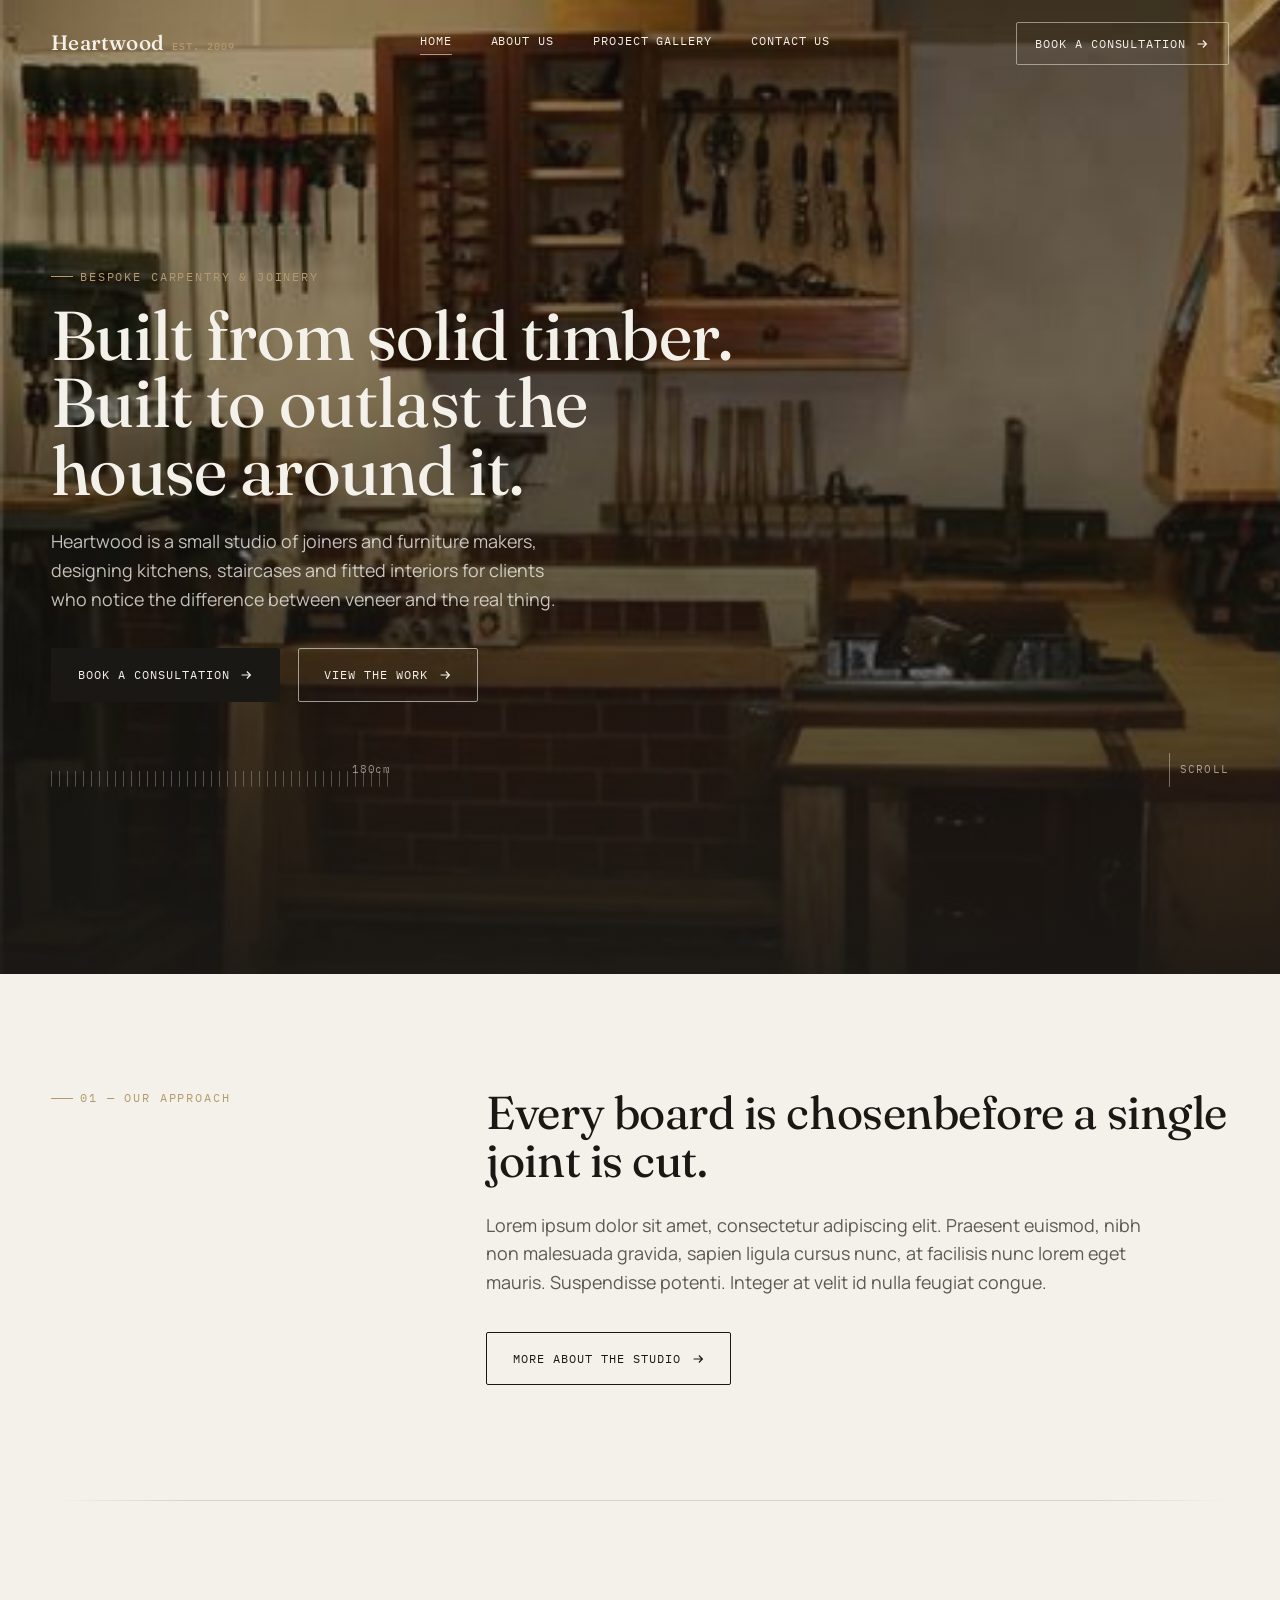
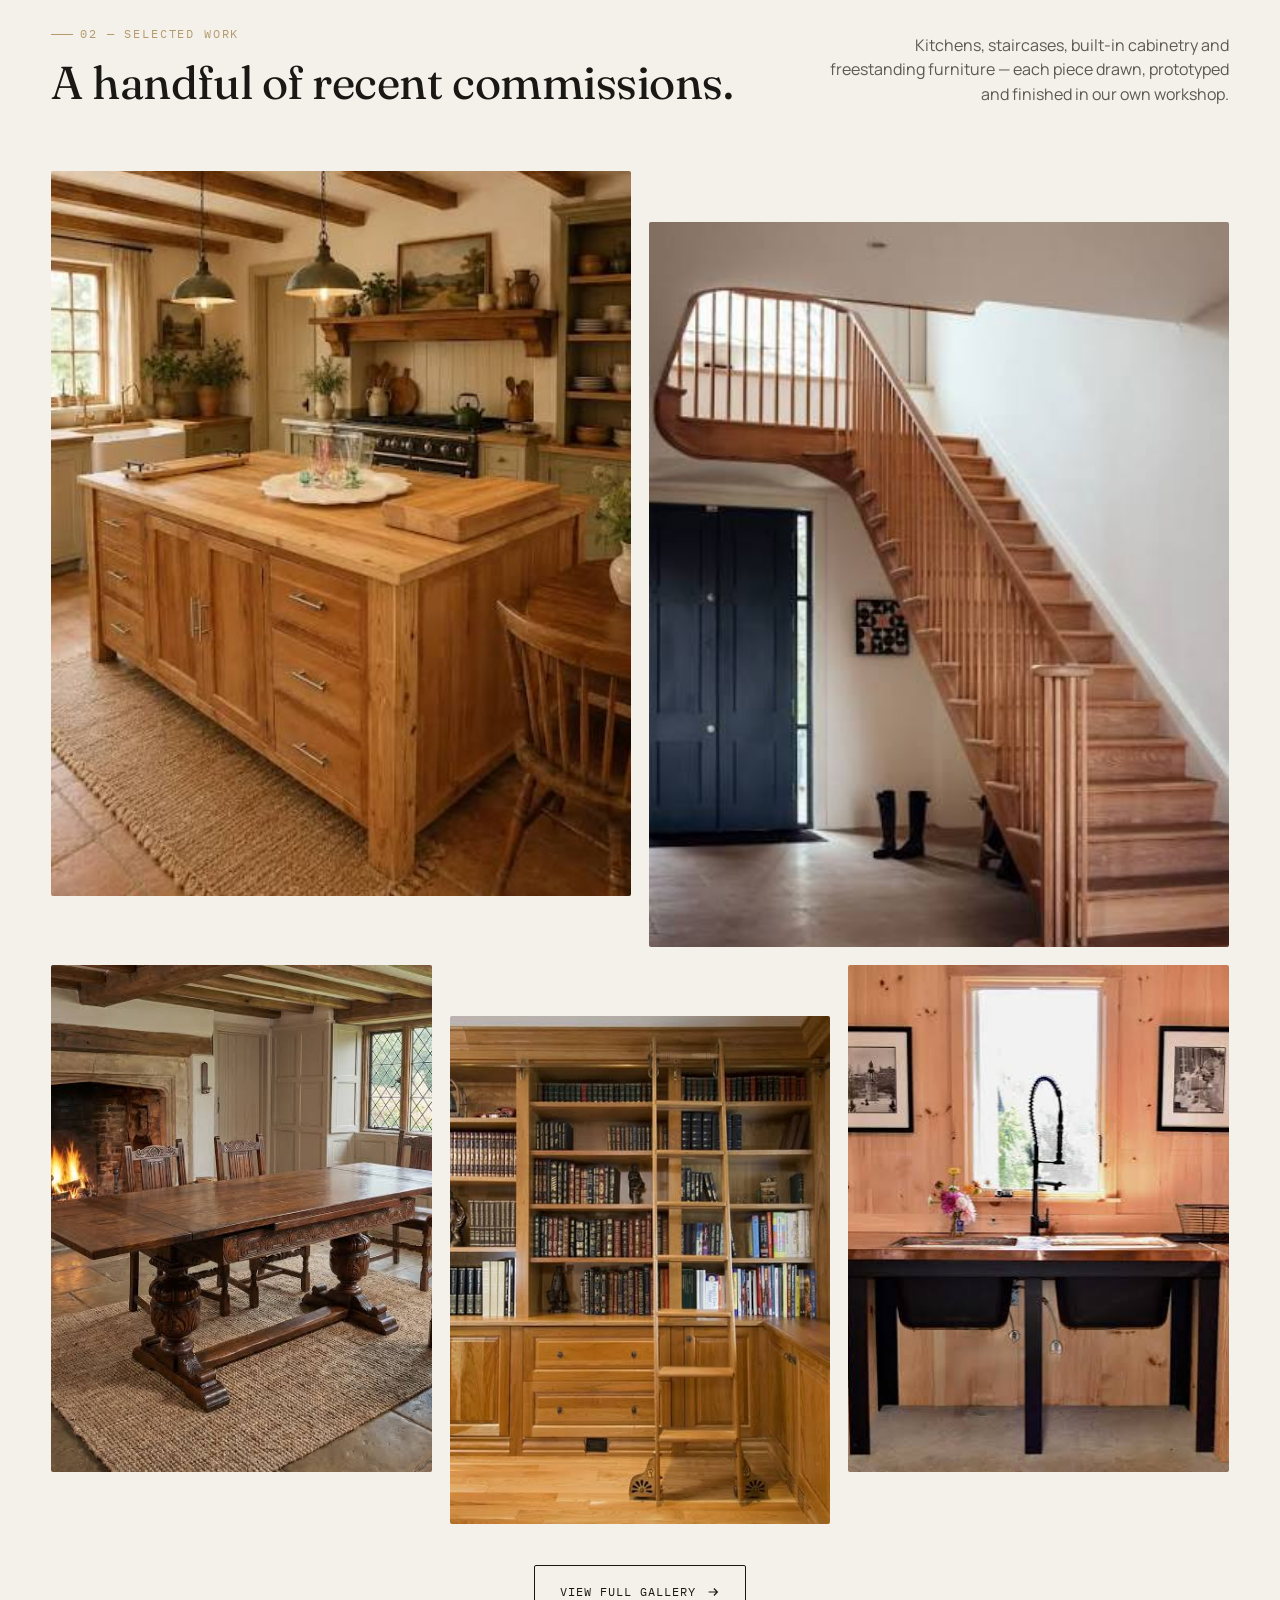
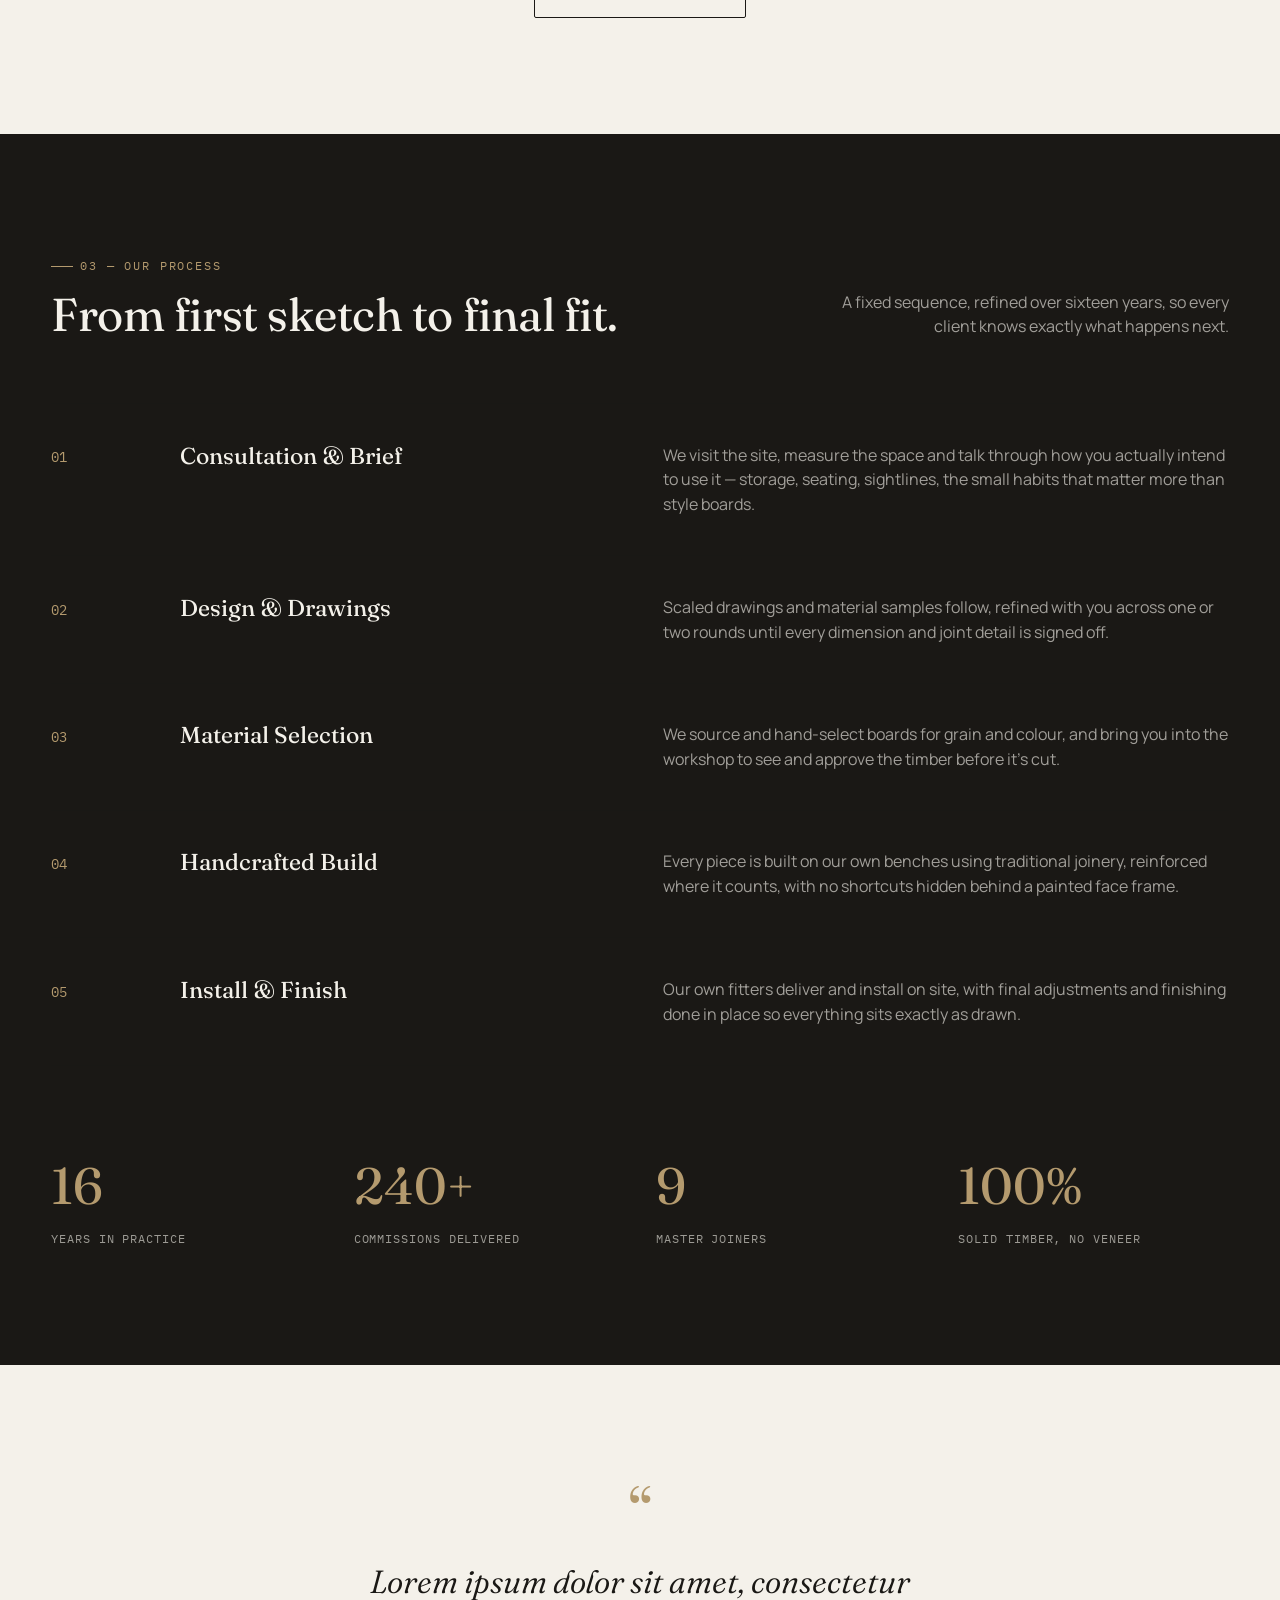
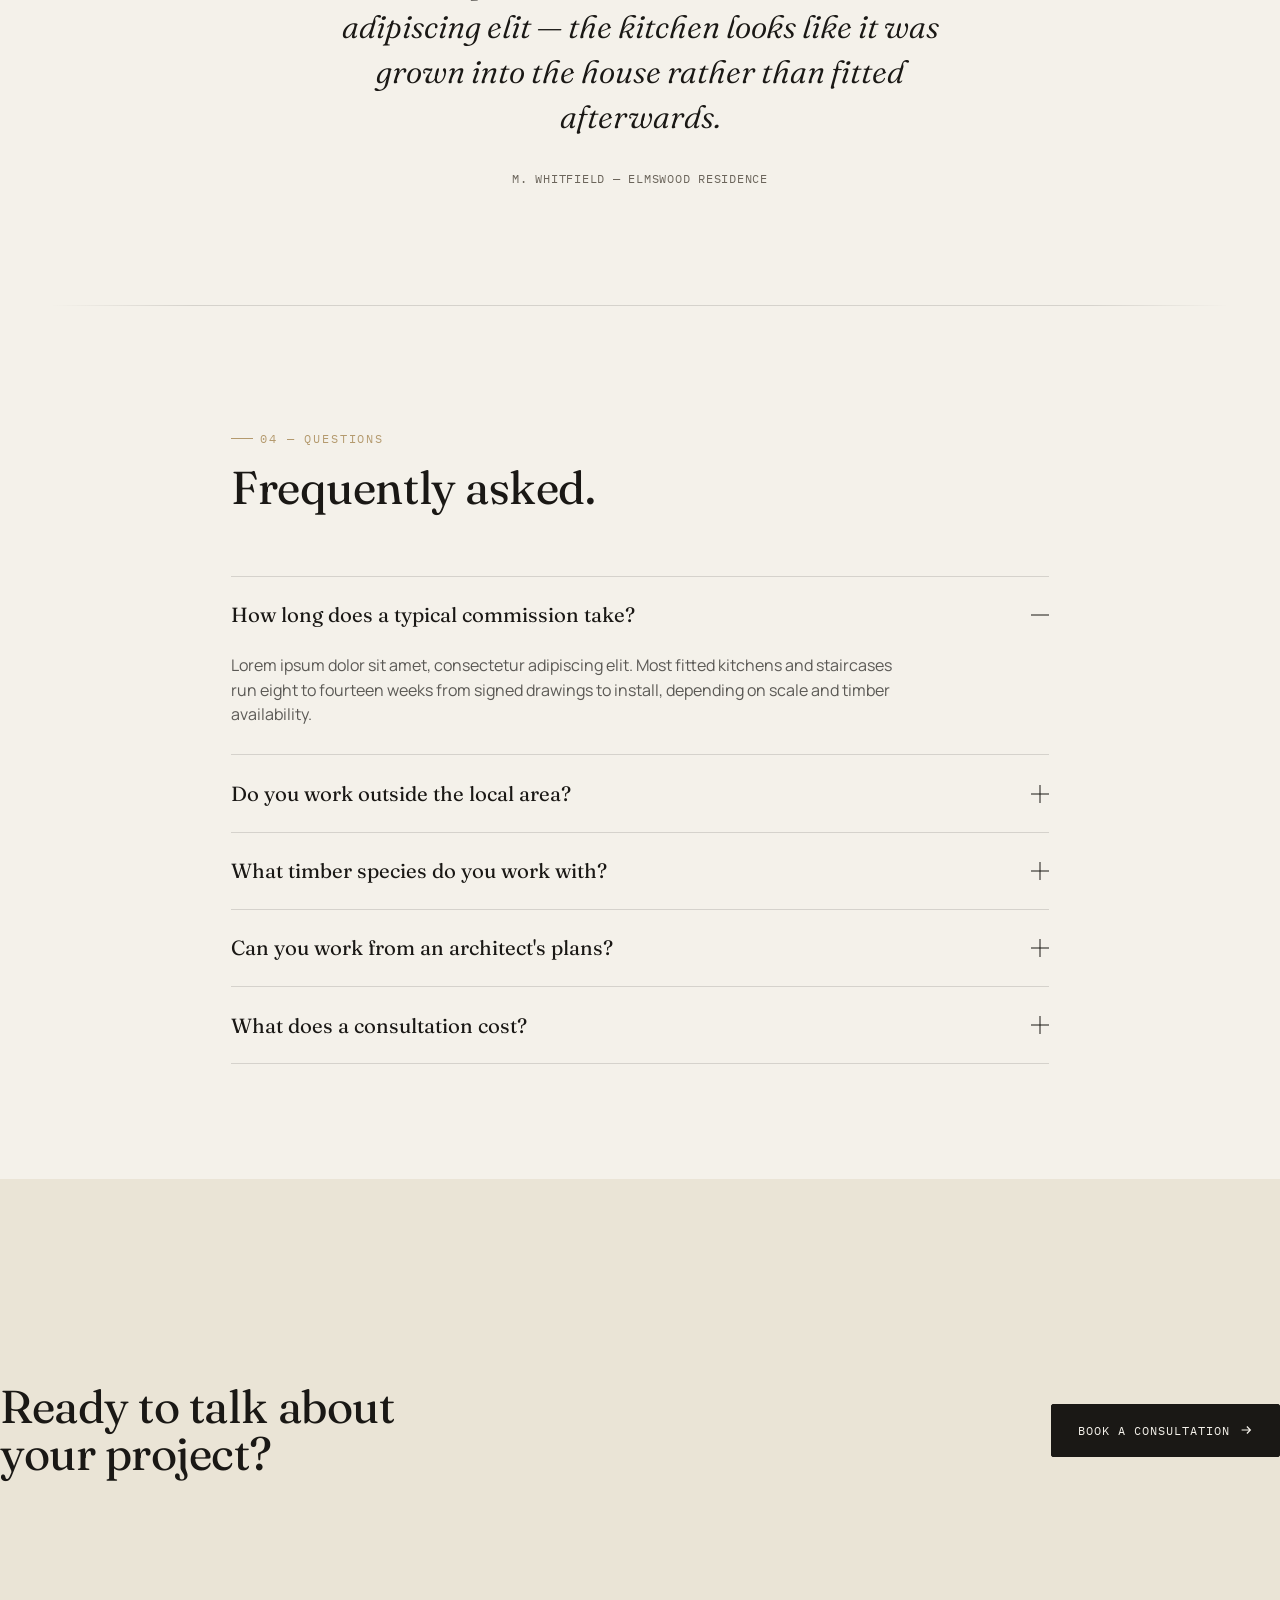
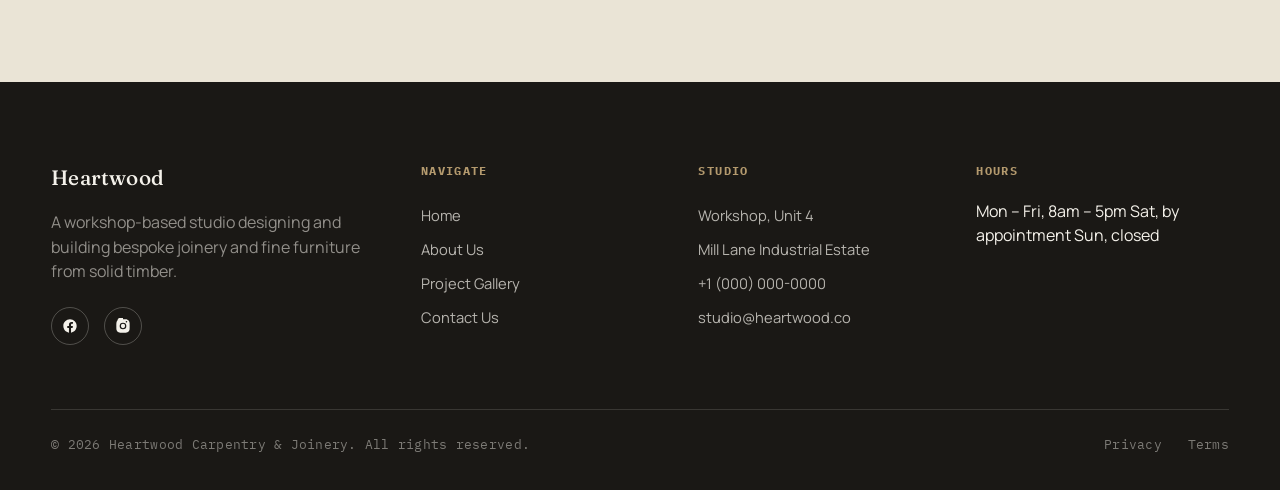
<file: index.html>
<!DOCTYPE html>
<html lang="en">
<head>
<meta charset="UTF-8">
<meta name="viewport" content="width=device-width, initial-scale=1.0">
<title>Heartwood — Bespoke Carpentry &amp; Joinery</title>
<meta name="description" content="Heartwood designs and builds bespoke joinery, fine furniture and architectural millwork, handcrafted from solid timber for discerning homes.">
<link rel="stylesheet" href="css/style.css">
</head>
<body class="on-dark-hero">

<!-- ============ HEADER ============ -->
<header class="site-header">
  <div class="wrap">
    <a href="index.html" class="brand">Heartwood<span class="mark">EST. 2009</span></a>
    <nav class="nav-main" aria-label="Primary">
      <a href="index.html" class="active">Home</a>
      <a href="about.html">About Us</a>
      <a href="gallery.html">Project Gallery</a>
      <a href="contact.html">Contact Us</a>
    </nav>
    <div class="header-actions">
      <a href="contact.html" class="btn header-cta">
        Book a Consultation
        <svg viewBox="0 0 16 16" fill="none"><path d="M3 8h10M9 4l4 4-4 4" stroke="currentColor" stroke-width="1.4"/></svg>
      </a>
      <button class="hamburger" aria-label="Open menu" aria-expanded="false">
        <span></span><span></span><span></span>
      </button>
    </div>
  </div>
</header>

<!-- ============ MOBILE NAV ============ -->
<div class="mobile-nav">
  <a href="index.html">Home</a>
  <a href="about.html">About Us</a>
  <a href="gallery.html">Project Gallery</a>
  <a href="contact.html">Contact Us</a>
  <div class="mn-social">
    <a href="#" aria-label="Facebook">Facebook</a>
    <a href="#" aria-label="Instagram">Instagram</a>
  </div>
</div>

<!-- ============ HERO ============ -->
<section class="hero">
  <div class="hero-media">
    <img src="images/hero-workshop.jpg" alt="Inside the Heartwood workshop — bench, hand plane and stacked timber">
  </div>
  <div class="hero-inner wrap">
    <span class="eyebrow">Bespoke Carpentry &amp; Joinery</span>
    <h1 style="margin-top:1rem;">Built from solid timber. Built to outlast the house around it.</h1>
    <p class="lede">Heartwood is a small studio of joiners and furniture makers, designing kitchens, staircases and fitted interiors for clients who notice the difference between veneer and the real thing.</p>
    <div class="hero-actions">
      <a href="contact.html" class="btn primary">
        Book a Consultation
        <svg viewBox="0 0 16 16" fill="none"><path d="M3 8h10M9 4l4 4-4 4" stroke="currentColor" stroke-width="1.4"/></svg>
      </a>
      <a href="gallery.html" class="btn on-dark">
        View the Work
        <svg viewBox="0 0 16 16" fill="none"><path d="M3 8h10M9 4l4 4-4 4" stroke="currentColor" stroke-width="1.4"/></svg>
      </a>
    </div>
    <div class="hero-foot">
      <div class="measure light" data-span="180cm" style="max-width:340px;"></div>
      <div class="scroll-cue"><span class="line"></span>Scroll</div>
    </div>
  </div>
</section>

<!-- ============ STATEMENT ============ -->
<section class="reveal">
  <div class="wrap statement">
    <span class="eyebrow">01 — Our Approach</span>
    <div>
      <h2><span>Every board is chosen</span><span>before a single joint is cut.</span></h2>
      <p class="lede" style="margin-top:1.6rem; max-width:60ch;">Lorem ipsum dolor sit amet, consectetur adipiscing elit. Praesent euismod, nibh non malesuada gravida, sapien ligula cursus nunc, at facilisis nunc lorem eget mauris. Suspendisse potenti. Integer at velit id nulla feugiat congue.</p>
      <div style="margin-top:2.2rem;">
        <a href="about.html" class="btn">
          More About the Studio
          <svg viewBox="0 0 16 16" fill="none"><path d="M3 8h10M9 4l4 4-4 4" stroke="currentColor" stroke-width="1.4"/></svg>
        </a>
      </div>
    </div>
  </div>
</section>

<div class="wrap"><div class="kerf"></div></div>

<!-- ============ GALLERY PREVIEW ============ -->
<section class="reveal">
  <div class="wrap">
    <div class="section-head">
      <div>
        <span class="eyebrow">02 — Selected Work</span>
        <h2 style="margin-top:1rem;">A handful of recent commissions.</h2>
      </div>
      <div class="col-r">
        <p>Kitchens, staircases, built-in cabinetry and freestanding furniture — each piece drawn, prototyped and finished in our own workshop.</p>
      </div>
    </div>
    <div class="grid-gallery">
      <a href="gallery.html" class="g-item gh-1"><img src="images/kitchen-elmswood.jpg" alt="Elmswood Residence — bespoke fitted kitchen" loading="lazy">
        <div class="g-cap"><span class="mono-label">Kitchens</span><h4>Elmswood Residence</h4></div>
      </a>
      <a href="gallery.html" class="g-item gh-2"><img src="images/stair-coachhouse.jpg" alt="The Coach House — timber staircase" loading="lazy">
        <div class="g-cap"><span class="mono-label">Staircases</span><h4>The Coach House</h4></div>
      </a>
      <a href="gallery.html" class="g-item gh-3"><img src="images/furniture-refectory.jpg" alt="Walnut refectory dining table" loading="lazy">
        <div class="g-cap"><span class="mono-label">Furniture</span><h4>Walnut Refectory Table</h4></div>
      </a>
      <a href="gallery.html" class="g-item gh-4"><img src="images/millwork-library.jpg" alt="Study library wall — fitted millwork" loading="lazy">
        <div class="g-cap"><span class="mono-label">Millwork</span><h4>Study Library Wall</h4></div>
      </a>
      <a href="gallery.html" class="g-item gh-5"><img src="images/kitchen-barn.jpg" alt="Barn conversion kitchen" loading="lazy">
        <div class="g-cap"><span class="mono-label">Kitchens</span><h4>Barn Conversion</h4></div>
      </a>
    </div>
    <div style="margin-top:2.6rem; display:flex; justify-content:center;">
      <a href="gallery.html" class="btn">
        View Full Gallery
        <svg viewBox="0 0 16 16" fill="none"><path d="M3 8h10M9 4l4 4-4 4" stroke="currentColor" stroke-width="1.4"/></svg>
      </a>
    </div>
  </div>
</section>

<!-- ============ OUR PROCESS ============ -->
<section class="dark reveal" id="process">
  <div class="wrap">
    <div class="section-head">
      <div>
        <span class="eyebrow">03 — Our Process</span>
        <h2 style="margin-top:1rem;">From first sketch to final fit.</h2>
      </div>
      <div class="col-r"><p>A fixed sequence, refined over sixteen years, so every client knows exactly what happens next.</p></div>
    </div>
    <div class="process-list">
      <div class="process-item">
        <span class="process-num">01</span>
        <h3>Consultation &amp; Brief</h3>
        <div class="p-detail"><p>We visit the site, measure the space and talk through how you actually intend to use it — storage, seating, sightlines, the small habits that matter more than style boards.</p></div>
      </div>
      <div class="process-item">
        <span class="process-num">02</span>
        <h3>Design &amp; Drawings</h3>
        <div class="p-detail"><p>Scaled drawings and material samples follow, refined with you across one or two rounds until every dimension and joint detail is signed off.</p></div>
      </div>
      <div class="process-item">
        <span class="process-num">03</span>
        <h3>Material Selection</h3>
        <div class="p-detail"><p>We source and hand-select boards for grain and colour, and bring you into the workshop to see and approve the timber before it's cut.</p></div>
      </div>
      <div class="process-item">
        <span class="process-num">04</span>
        <h3>Handcrafted Build</h3>
        <div class="p-detail"><p>Every piece is built on our own benches using traditional joinery, reinforced where it counts, with no shortcuts hidden behind a painted face frame.</p></div>
      </div>
      <div class="process-item">
        <span class="process-num">05</span>
        <h3>Install &amp; Finish</h3>
        <div class="p-detail"><p>Our own fitters deliver and install on site, with final adjustments and finishing done in place so everything sits exactly as drawn.</p></div>
      </div>
    </div>

    <div class="stats" style="margin-top:5rem;">
      <div class="stat"><b>16</b><span>Years in Practice</span></div>
      <div class="stat"><b>240+</b><span>Commissions Delivered</span></div>
      <div class="stat"><b>9</b><span>Master Joiners</span></div>
      <div class="stat"><b>100%</b><span>Solid Timber, No Veneer</span></div>
    </div>
  </div>
</section>

<!-- ============ TESTIMONIAL ============ -->
<section class="reveal">
  <div class="wrap">
    <div class="testimonial">
      <span class="quote-mark">&ldquo;</span>
      <blockquote>Lorem ipsum dolor sit amet, consectetur adipiscing elit — the kitchen looks like it was grown into the house rather than fitted afterwards.</blockquote>
      <cite>M. Whitfield — Elmswood Residence</cite>
    </div>
  </div>
</section>

<div class="wrap"><div class="kerf"></div></div>

<!-- ============ FAQ ============ -->
<section class="reveal">
  <div class="wrap" style="max-width:920px;">
    <div class="section-head">
      <div>
        <span class="eyebrow">04 — Questions</span>
        <h2 style="margin-top:1rem;">Frequently asked.</h2>
      </div>
    </div>
    <div class="faq-list">
      <div class="faq-item open">
        <button class="faq-q"><span>How long does a typical commission take?</span><span class="plus"></span></button>
        <div class="faq-a"><p>Lorem ipsum dolor sit amet, consectetur adipiscing elit. Most fitted kitchens and staircases run eight to fourteen weeks from signed drawings to install, depending on scale and timber availability.</p></div>
      </div>
      <div class="faq-item">
        <button class="faq-q"><span>Do you work outside the local area?</span><span class="plus"></span></button>
        <div class="faq-a"><p>Sed do eiusmod tempor incididunt ut labore et dolore magna aliqua. We regularly deliver and install within a half-day's drive, and can advise on logistics for projects further afield.</p></div>
      </div>
      <div class="faq-item">
        <button class="faq-q"><span>What timber species do you work with?</span><span class="plus"></span></button>
        <div class="faq-a"><p>Ut enim ad minim veniam, quis nostrud exercitation ullamco. Primarily oak, walnut, ash and cherry, sourced from mills we've worked with for over a decade — species and grade are agreed with you at the material stage.</p></div>
      </div>
      <div class="faq-item">
        <button class="faq-q"><span>Can you work from an architect's plans?</span><span class="plus"></span></button>
        <div class="faq-a"><p>Duis aute irure dolor in reprehenderit in voluptate velit esse. Yes — we regularly collaborate directly with architects and interior designers, joining a project at any stage from concept to shop drawings.</p></div>
      </div>
      <div class="faq-item">
        <button class="faq-q"><span>What does a consultation cost?</span><span class="plus"></span></button>
        <div class="faq-a"><p>Excepteur sint occaecat cupidatat non proident. The initial visit and brief are complimentary; a fixed design fee applies once drawings begin, which is credited back against the final build.</p></div>
      </div>
    </div>
  </div>
</section>

<!-- ============ CTA BAND ============ -->
<section class="dim reveal">
  <div class="wrap cta-band">
    <h2>Ready to talk about your project?</h2>
    <a href="contact.html" class="btn primary">
      Book a Consultation
      <svg viewBox="0 0 16 16" fill="none"><path d="M3 8h10M9 4l4 4-4 4" stroke="currentColor" stroke-width="1.4"/></svg>
    </a>
  </div>
</section>

<!-- ============ FOOTER ============ -->
<footer class="site-footer">
  <div class="wrap">
    <div class="footer-top">
      <div class="col-brand">
        <a href="index.html" class="brand">Heartwood</a>
        <p style="margin-top:1rem;">A workshop-based studio designing and building bespoke joinery and fine furniture from solid timber.</p>
        <div class="footer-social">
          <a href="#" aria-label="Facebook">
            <svg viewBox="0 0 24 24"><path d="M22 12.06C22 6.5 17.52 2 12 2S2 6.5 2 12.06C2 17.08 5.66 21.24 10.44 22v-7.03H7.9v-2.91h2.54V9.86c0-2.5 1.49-3.89 3.77-3.89 1.09 0 2.23.2 2.23.2v2.46h-1.26c-1.24 0-1.63.78-1.63 1.57v1.88h2.78l-.44 2.91h-2.34V22C18.34 21.24 22 17.08 22 12.06Z"/></svg>
          </a>
          <a href="#" aria-label="Instagram">
            <svg viewBox="0 0 24 24"><path d="M12 2c2.72 0 3.06.01 4.12.06 1.06.05 1.79.22 2.43.47.66.26 1.22.6 1.77 1.15.5.5.9 1.11 1.15 1.77.25.64.42 1.37.47 2.43.05 1.06.06 1.4.06 4.12s-.01 3.06-.06 4.12c-.05 1.06-.22 1.79-.47 2.43a4.9 4.9 0 0 1-1.15 1.77 4.9 4.9 0 0 1-1.77 1.15c-.64.25-1.37.42-2.43.47-1.06.05-1.4.06-4.12.06s-3.06-.01-4.12-.06c-1.06-.05-1.79-.22-2.43-.47a4.9 4.9 0 0 1-1.77-1.15 4.9 4.9 0 0 1-1.15-1.77c-.25-.64-.42-1.37-.47-2.43C2.01 15.06 2 14.72 2 12s.01-3.06.06-4.12c.05-1.06.22-1.79.47-2.43.26-.66.6-1.22 1.15-1.77A4.9 4.9 0 0 1 5.45.53C6.09.28 6.82.11 7.88.06 8.94.01 9.28 0 12 0Zm0 5a5 5 0 1 0 0 10 5 5 0 0 0 0-10Zm0 8.2a3.2 3.2 0 1 1 0-6.4 3.2 3.2 0 0 1 0 6.4Zm5.2-8.4a1.17 1.17 0 1 0 0-2.34 1.17 1.17 0 0 0 0 2.34Z"/></svg>
          </a>
        </div>
      </div>
      <div class="footer-col">
        <h4>Navigate</h4>
        <a href="index.html">Home</a>
        <a href="about.html">About Us</a>
        <a href="gallery.html">Project Gallery</a>
        <a href="contact.html">Contact Us</a>
      </div>
      <div class="footer-col">
        <h4>Studio</h4>
        <a href="#">Workshop, Unit 4</a>
        <a href="#">Mill Lane Industrial Estate</a>
        <a href="tel:+10000000000">+1 (000) 000-0000</a>
        <a href="mailto:studio@heartwood.co">studio@heartwood.co</a>
      </div>
      <div class="footer-col">
        <h4>Hours</h4>
        <span>Mon – Fri, 8am – 5pm</span>
        <span>Sat, by appointment</span>
        <span>Sun, closed</span>
      </div>
    </div>
    <div class="footer-bottom">
      <span>&copy; 2026 Heartwood Carpentry &amp; Joinery. All rights reserved.</span>
      <div class="fb-links">
        <a href="#">Privacy</a>
        <a href="#">Terms</a>
      </div>
    </div>
  </div>
</footer>

<script src="js/main.js"></script>
</body>
</html>
</file>
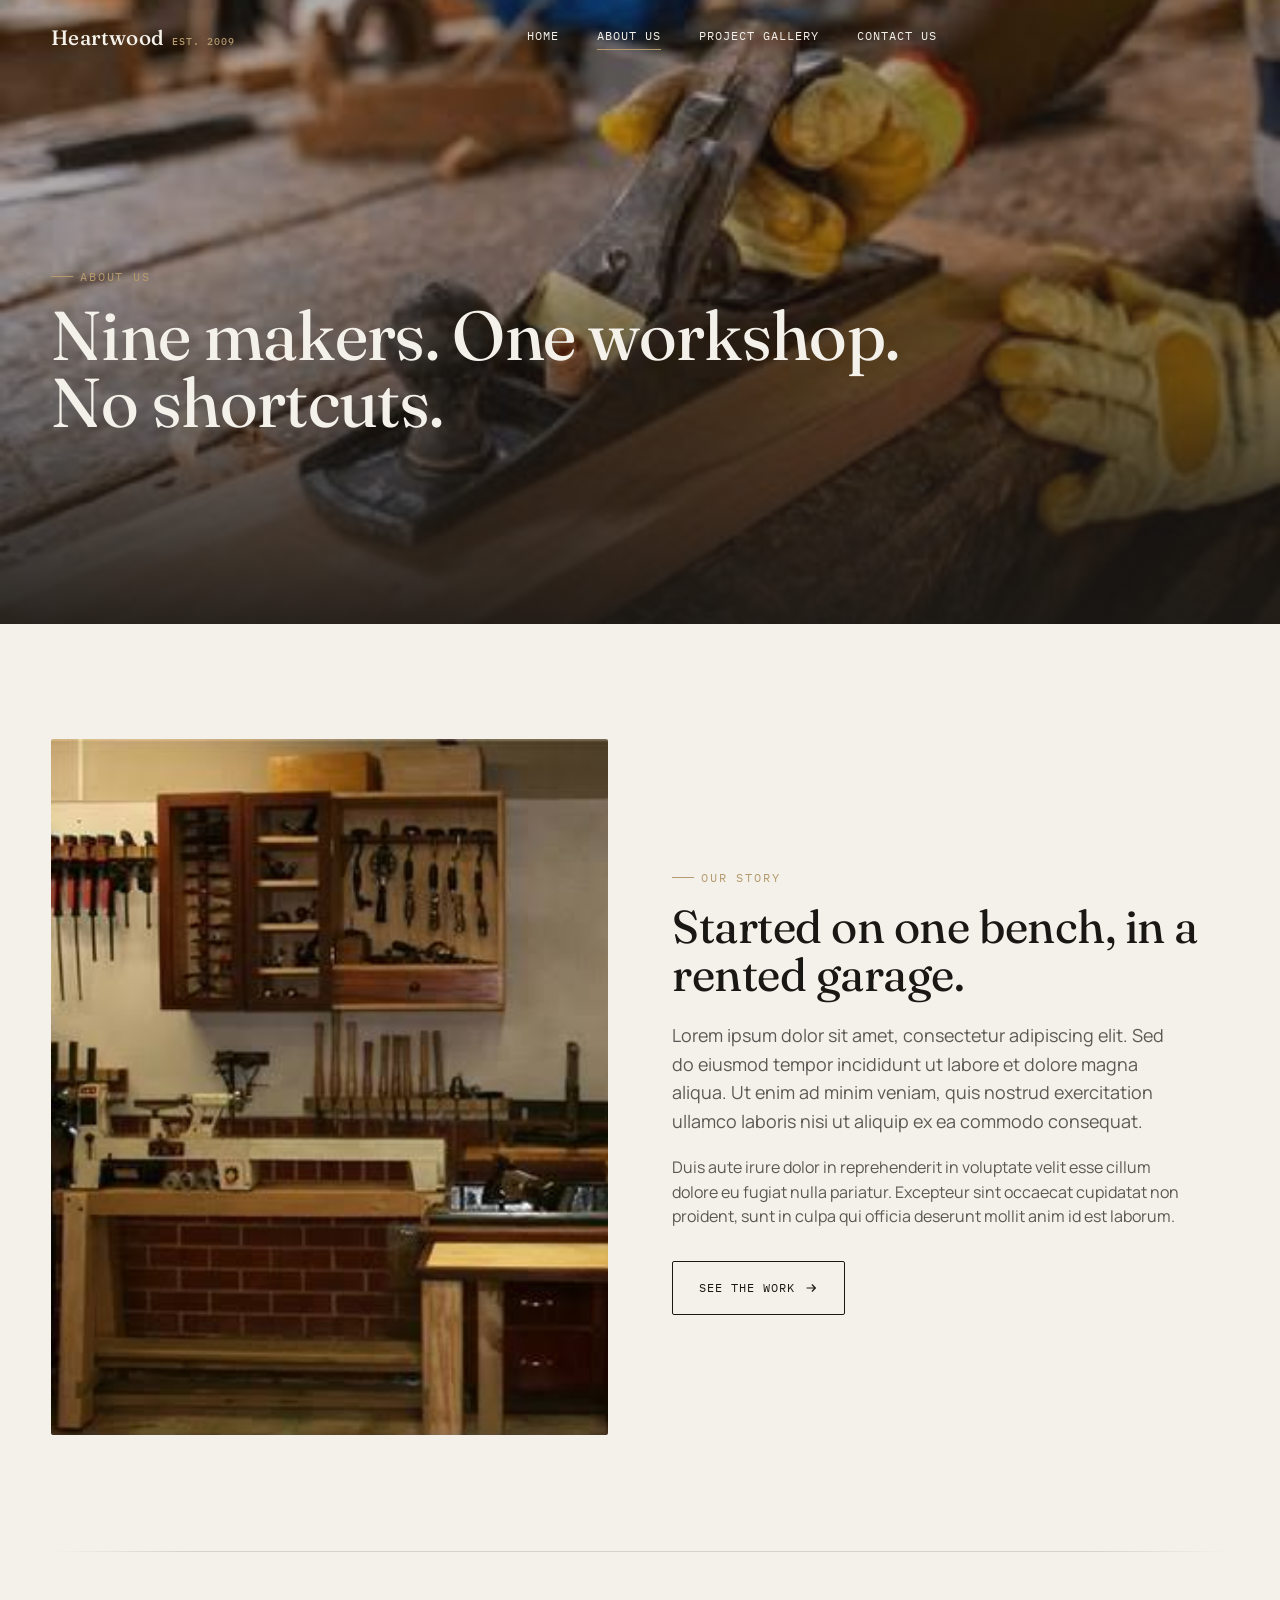
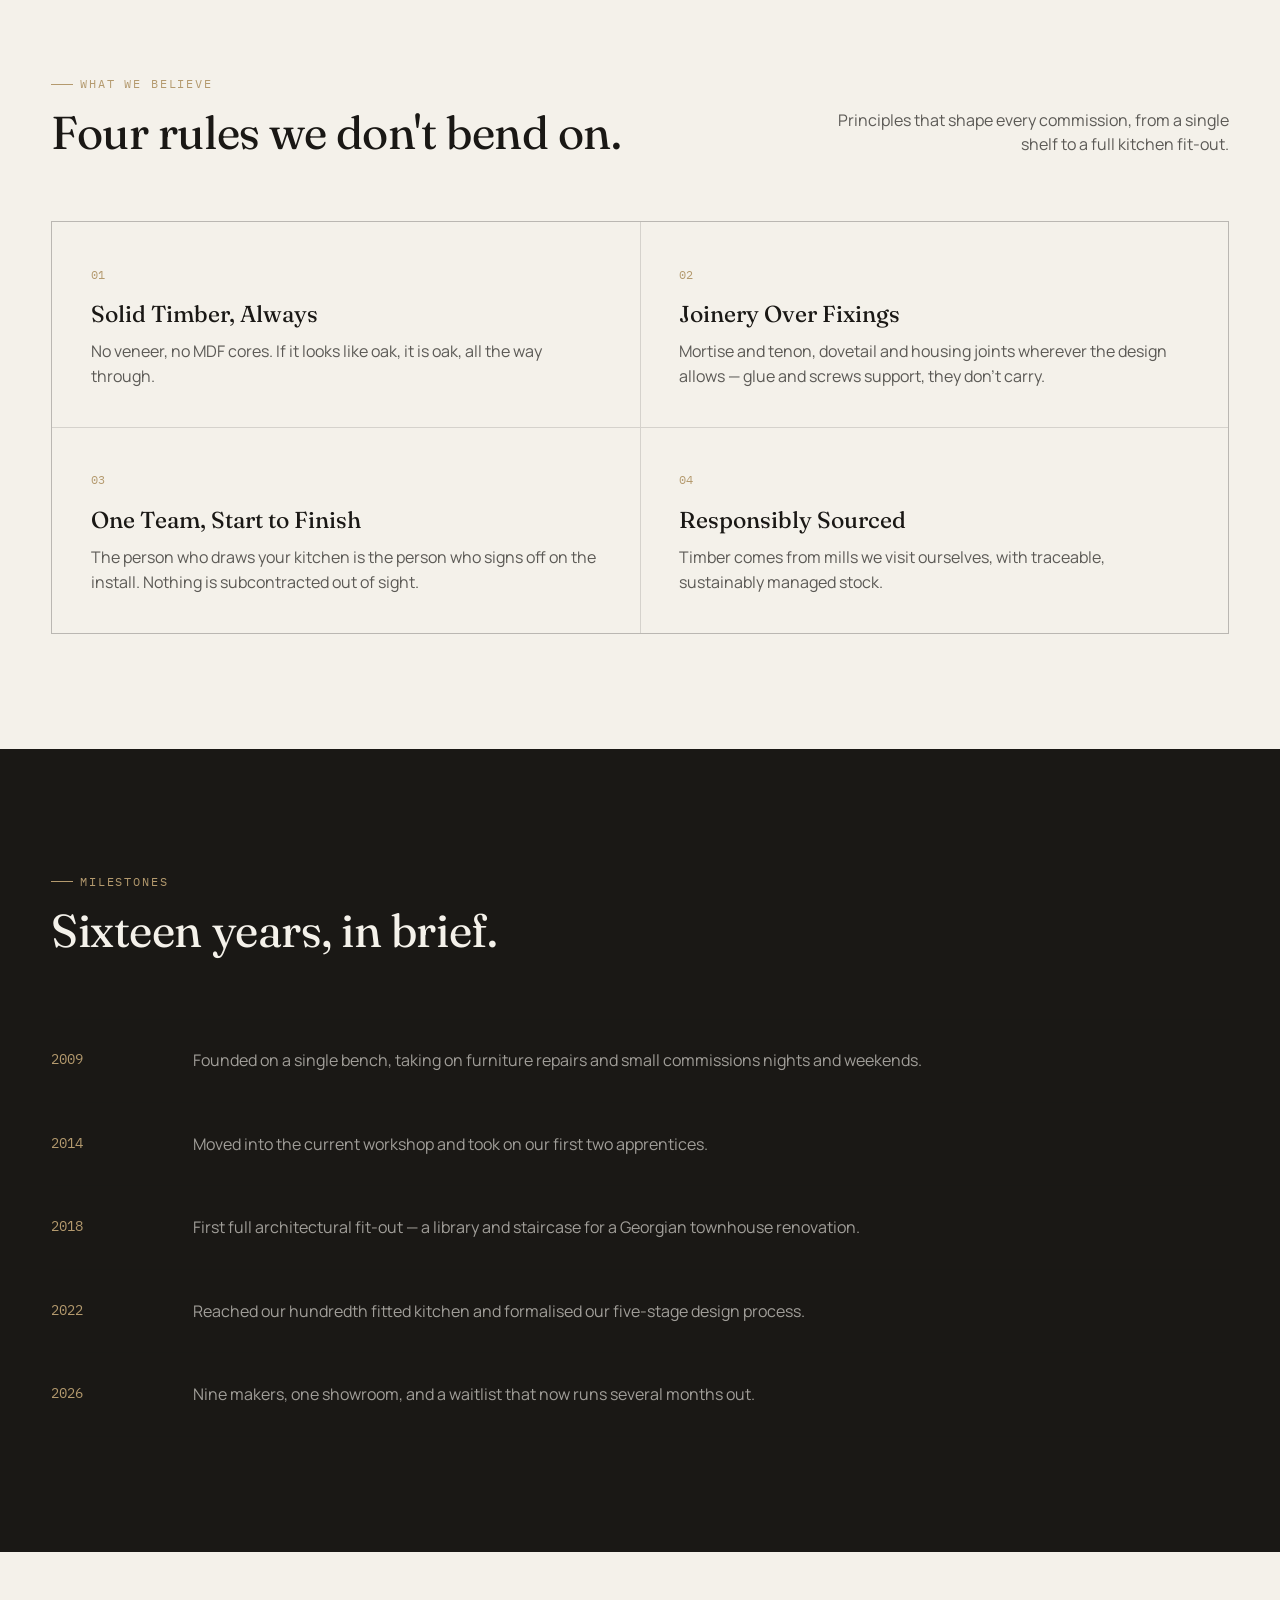
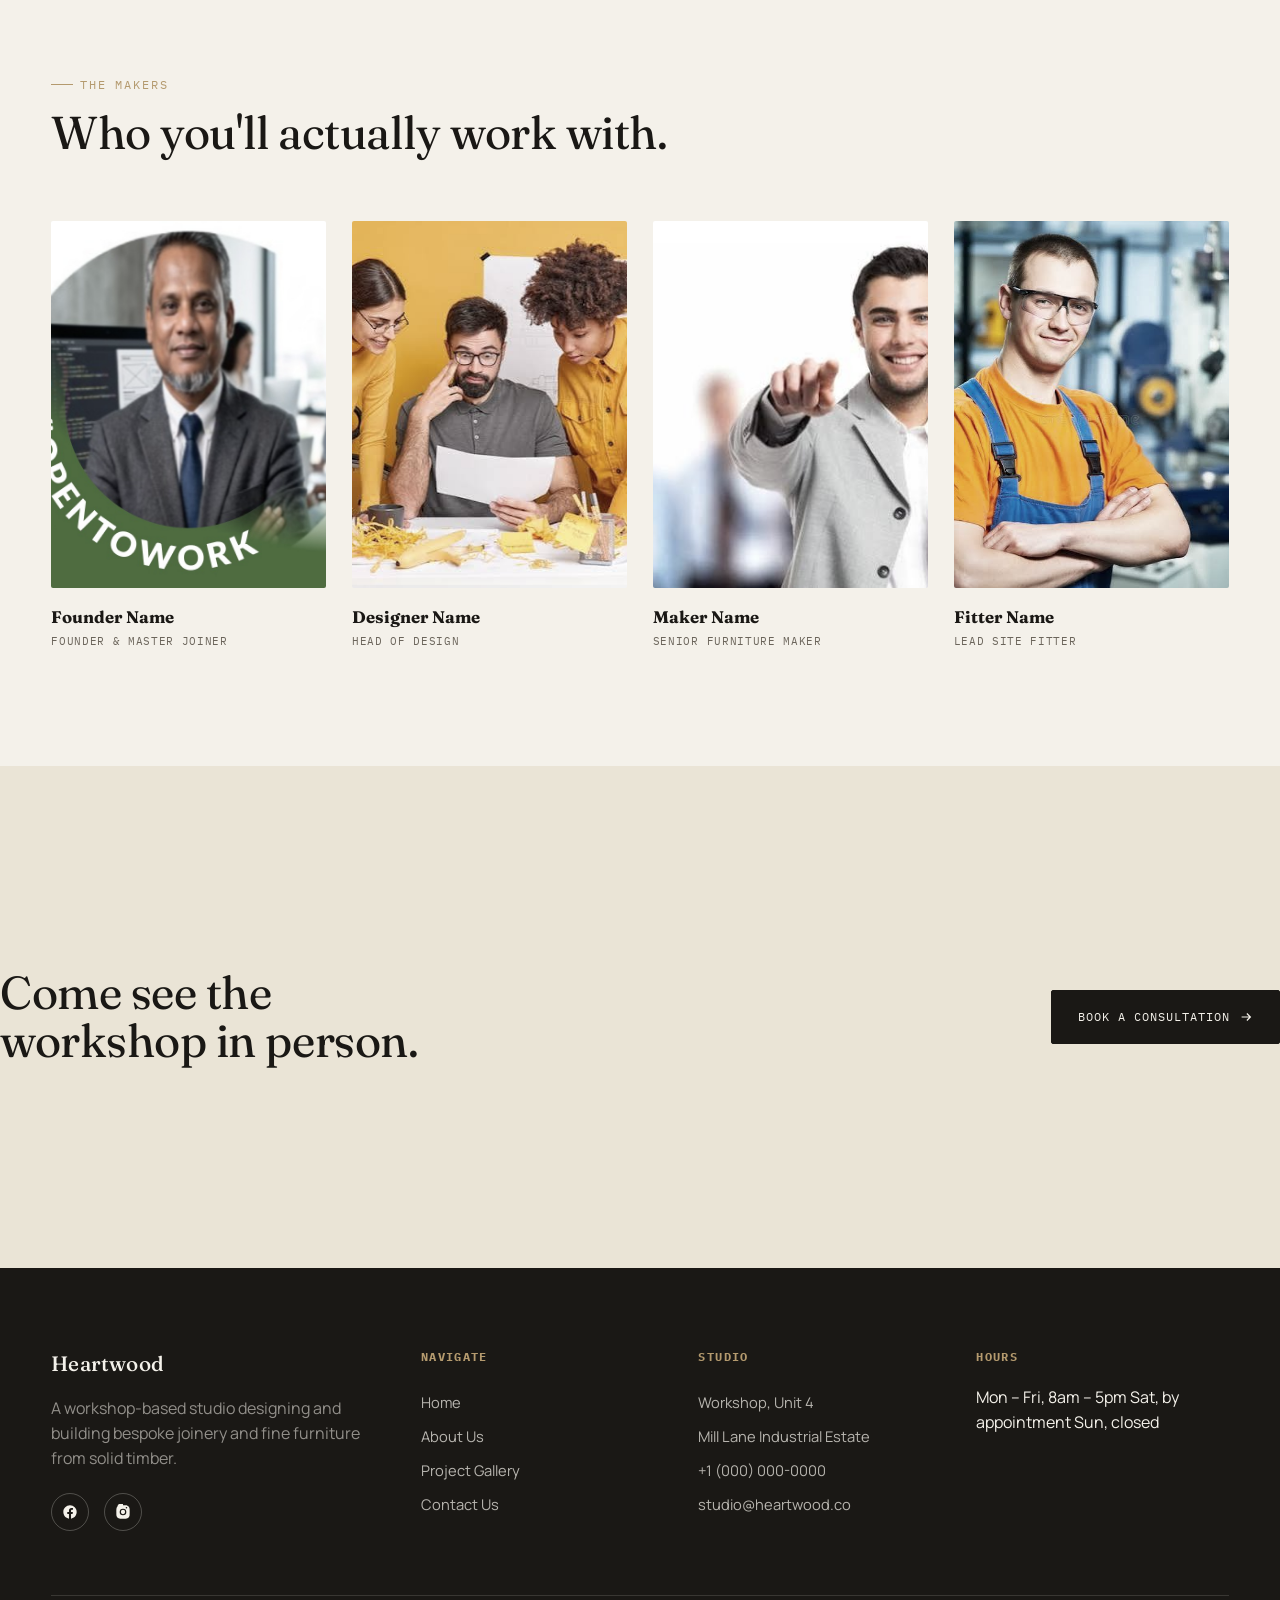
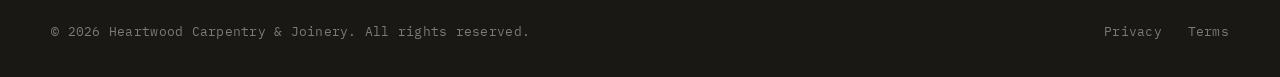
<file: about.html>
<!DOCTYPE html>
<html lang="en">
<head>
<meta charset="UTF-8">
<meta name="viewport" content="width=device-width, initial-scale=1.0">
<title>About Us — Heartwood</title>
<meta name="description" content="Meet the studio behind Heartwood — sixteen years of bespoke carpentry, joinery and fine furniture built from solid timber.">
<link rel="stylesheet" href="css/style.css">
</head>
<body class="on-dark-hero">

<!-- ============ HEADER ============ -->
<header class="site-header">
  <div class="wrap">
    <a href="index.html" class="brand">Heartwood<span class="mark">EST. 2009</span></a>
    <nav class="nav-main" aria-label="Primary">
      <a href="index.html">Home</a>
      <a href="about.html" class="active">About Us</a>
      <a href="gallery.html">Project Gallery</a>
      <a href="contact.html">Contact Us</a>
    </nav>
    <div class="header-actions">
      <button class="hamburger" aria-label="Open menu" aria-expanded="false">
        <span></span><span></span><span></span>
      </button>
    </div>
  </div>
</header>

<!-- ============ MOBILE NAV ============ -->
<div class="mobile-nav">
  <a href="index.html">Home</a>
  <a href="about.html">About Us</a>
  <a href="gallery.html">Project Gallery</a>
  <a href="contact.html">Contact Us</a>
  <div class="mn-social">
    <a href="#" aria-label="Facebook">Facebook</a>
    <a href="#" aria-label="Instagram">Instagram</a>
  </div>
</div>

<!-- ============ PAGE HERO ============ -->
<section class="hero short">
  <div class="hero-media"><img src="images/scene-plane.jpg" alt="A hand plane taking a fine shaving from an oak board"></div>
  <div class="hero-inner wrap">
    <span class="eyebrow">About Us</span>
    <h1 style="margin-top:1rem; max-width:20ch;">Nine makers. One workshop. No shortcuts.</h1>
  </div>
</section>

<!-- ============ STUDIO STORY ============ -->
<section class="reveal">
  <div class="wrap about-split">
    <img src="images/hero-workshop.jpg" alt="The Heartwood workshop where every commission is built" style="aspect-ratio:4/5; border-radius:2px; width:100%; height:100%; object-fit:cover;" loading="lazy">
    <div>
      <span class="eyebrow">Our Story</span>
      <h2 style="margin-top:1rem;">Started on one bench, in a rented garage.</h2>
      <p class="lede" style="margin-top:1.4rem;">Lorem ipsum dolor sit amet, consectetur adipiscing elit. Sed do eiusmod tempor incididunt ut labore et dolore magna aliqua. Ut enim ad minim veniam, quis nostrud exercitation ullamco laboris nisi ut aliquip ex ea commodo consequat.</p>
      <p style="margin-top:1.2rem; max-width:52ch;">Duis aute irure dolor in reprehenderit in voluptate velit esse cillum dolore eu fugiat nulla pariatur. Excepteur sint occaecat cupidatat non proident, sunt in culpa qui officia deserunt mollit anim id est laborum.</p>
      <div style="margin-top:2rem;">
        <a href="gallery.html" class="btn">
          See the Work
          <svg viewBox="0 0 16 16" fill="none"><path d="M3 8h10M9 4l4 4-4 4" stroke="currentColor" stroke-width="1.4"/></svg>
        </a>
      </div>
    </div>
  </div>
</section>

<div class="wrap"><div class="kerf"></div></div>

<!-- ============ VALUES ============ -->
<section class="reveal">
  <div class="wrap">
    <div class="section-head">
      <div>
        <span class="eyebrow">What We Believe</span>
        <h2 style="margin-top:1rem;">Four rules we don't bend on.</h2>
      </div>
      <div class="col-r"><p>Principles that shape every commission, from a single shelf to a full kitchen fit-out.</p></div>
    </div>
    <div class="values-grid">
      <div class="value-card">
        <span class="num">01</span>
        <h3>Solid Timber, Always</h3>
        <p>No veneer, no MDF cores. If it looks like oak, it is oak, all the way through.</p>
      </div>
      <div class="value-card">
        <span class="num">02</span>
        <h3>Joinery Over Fixings</h3>
        <p>Mortise and tenon, dovetail and housing joints wherever the design allows — glue and screws support, they don't carry.</p>
      </div>
      <div class="value-card">
        <span class="num">03</span>
        <h3>One Team, Start to Finish</h3>
        <p>The person who draws your kitchen is the person who signs off on the install. Nothing is subcontracted out of sight.</p>
      </div>
      <div class="value-card">
        <span class="num">04</span>
        <h3>Responsibly Sourced</h3>
        <p>Timber comes from mills we visit ourselves, with traceable, sustainably managed stock.</p>
      </div>
    </div>
  </div>
</section>

<!-- ============ TIMELINE ============ -->
<section class="dark reveal">
  <div class="wrap">
    <div class="section-head">
      <div>
        <span class="eyebrow">Milestones</span>
        <h2 style="margin-top:1rem;">Sixteen years, in brief.</h2>
      </div>
    </div>
    <div class="timeline">
      <div class="tl-item">
        <span class="tl-year">2009</span>
        <p>Founded on a single bench, taking on furniture repairs and small commissions nights and weekends.</p>
      </div>
      <div class="tl-item">
        <span class="tl-year">2014</span>
        <p>Moved into the current workshop and took on our first two apprentices.</p>
      </div>
      <div class="tl-item">
        <span class="tl-year">2018</span>
        <p>First full architectural fit-out — a library and staircase for a Georgian townhouse renovation.</p>
      </div>
      <div class="tl-item">
        <span class="tl-year">2022</span>
        <p>Reached our hundredth fitted kitchen and formalised our five-stage design process.</p>
      </div>
      <div class="tl-item">
        <span class="tl-year">2026</span>
        <p>Nine makers, one showroom, and a waitlist that now runs several months out.</p>
      </div>
    </div>
  </div>
</section>

<!-- ============ TEAM ============ -->
<section class="reveal">
  <div class="wrap">
    <div class="section-head">
      <div>
        <span class="eyebrow">The Makers</span>
        <h2 style="margin-top:1rem;">Who you'll actually work with.</h2>
      </div>
    </div>
    <div class="team-grid">
      <div class="team-card">
        <figure><img src="images/team-founder.jpg" alt="Portrait of Heartwood Founder & Master Joiner" loading="lazy"></figure>
        <h4>Founder Name</h4>
        <div class="role">Founder &amp; Master Joiner</div>
      </div>
      <div class="team-card">
        <figure><img src="images/team-designer.jpg" alt="Portrait of Heartwood Head of Design" loading="lazy"></figure>
        <h4>Designer Name</h4>
        <div class="role">Head of Design</div>
      </div>
      <div class="team-card">
        <figure><img src="images/team-maker.jpg" alt="Portrait of Heartwood Senior Furniture Maker" loading="lazy"></figure>
        <h4>Maker Name</h4>
        <div class="role">Senior Furniture Maker</div>
      </div>
      <div class="team-card">
        <figure><img src="images/team-fitter.jpg" alt="Portrait of Heartwood Lead Site Fitter" loading="lazy"></figure>
        <h4>Fitter Name</h4>
        <div class="role">Lead Site Fitter</div>
      </div>
    </div>
  </div>
</section>

<!-- ============ CTA BAND ============ -->
<section class="dim reveal">
  <div class="wrap cta-band">
    <h2>Come see the workshop in person.</h2>
    <a href="contact.html" class="btn primary">
      Book a Consultation
      <svg viewBox="0 0 16 16" fill="none"><path d="M3 8h10M9 4l4 4-4 4" stroke="currentColor" stroke-width="1.4"/></svg>
    </a>
  </div>
</section>

<!-- ============ FOOTER ============ -->
<footer class="site-footer">
  <div class="wrap">
    <div class="footer-top">
      <div class="col-brand">
        <a href="index.html" class="brand">Heartwood</a>
        <p style="margin-top:1rem;">A workshop-based studio designing and building bespoke joinery and fine furniture from solid timber.</p>
        <div class="footer-social">
          <a href="#" aria-label="Facebook">
            <svg viewBox="0 0 24 24"><path d="M22 12.06C22 6.5 17.52 2 12 2S2 6.5 2 12.06C2 17.08 5.66 21.24 10.44 22v-7.03H7.9v-2.91h2.54V9.86c0-2.5 1.49-3.89 3.77-3.89 1.09 0 2.23.2 2.23.2v2.46h-1.26c-1.24 0-1.63.78-1.63 1.57v1.88h2.78l-.44 2.91h-2.34V22C18.34 21.24 22 17.08 22 12.06Z"/></svg>
          </a>
          <a href="#" aria-label="Instagram">
            <svg viewBox="0 0 24 24"><path d="M12 2c2.72 0 3.06.01 4.12.06 1.06.05 1.79.22 2.43.47.66.26 1.22.6 1.77 1.15.5.5.9 1.11 1.15 1.77.25.64.42 1.37.47 2.43.05 1.06.06 1.4.06 4.12s-.01 3.06-.06 4.12c-.05 1.06-.22 1.79-.47 2.43a4.9 4.9 0 0 1-1.15 1.77 4.9 4.9 0 0 1-1.77 1.15c-.64.25-1.37.42-2.43.47-1.06.05-1.4.06-4.12.06s-3.06-.01-4.12-.06c-1.06-.05-1.79-.22-2.43-.47a4.9 4.9 0 0 1-1.77-1.15 4.9 4.9 0 0 1-1.15-1.77c-.25-.64-.42-1.37-.47-2.43C2.01 15.06 2 14.72 2 12s.01-3.06.06-4.12c.05-1.06.22-1.79.47-2.43.26-.66.6-1.22 1.15-1.77A4.9 4.9 0 0 1 5.45.53C6.09.28 6.82.11 7.88.06 8.94.01 9.28 0 12 0Zm0 5a5 5 0 1 0 0 10 5 5 0 0 0 0-10Zm0 8.2a3.2 3.2 0 1 1 0-6.4 3.2 3.2 0 0 1 0 6.4Zm5.2-8.4a1.17 1.17 0 1 0 0-2.34 1.17 1.17 0 0 0 0 2.34Z"/></svg>
          </a>
        </div>
      </div>
      <div class="footer-col">
        <h4>Navigate</h4>
        <a href="index.html">Home</a>
        <a href="about.html">About Us</a>
        <a href="gallery.html">Project Gallery</a>
        <a href="contact.html">Contact Us</a>
      </div>
      <div class="footer-col">
        <h4>Studio</h4>
        <a href="#">Workshop, Unit 4</a>
        <a href="#">Mill Lane Industrial Estate</a>
        <a href="tel:+10000000000">+1 (000) 000-0000</a>
        <a href="mailto:studio@heartwood.co">studio@heartwood.co</a>
      </div>
      <div class="footer-col">
        <h4>Hours</h4>
        <span>Mon – Fri, 8am – 5pm</span>
        <span>Sat, by appointment</span>
        <span>Sun, closed</span>
      </div>
    </div>
    <div class="footer-bottom">
      <span>&copy; 2026 Heartwood Carpentry &amp; Joinery. All rights reserved.</span>
      <div class="fb-links">
        <a href="#">Privacy</a>
        <a href="#">Terms</a>
      </div>
    </div>
  </div>
</footer>

<script src="js/main.js"></script>
</body>
</html>
</file>
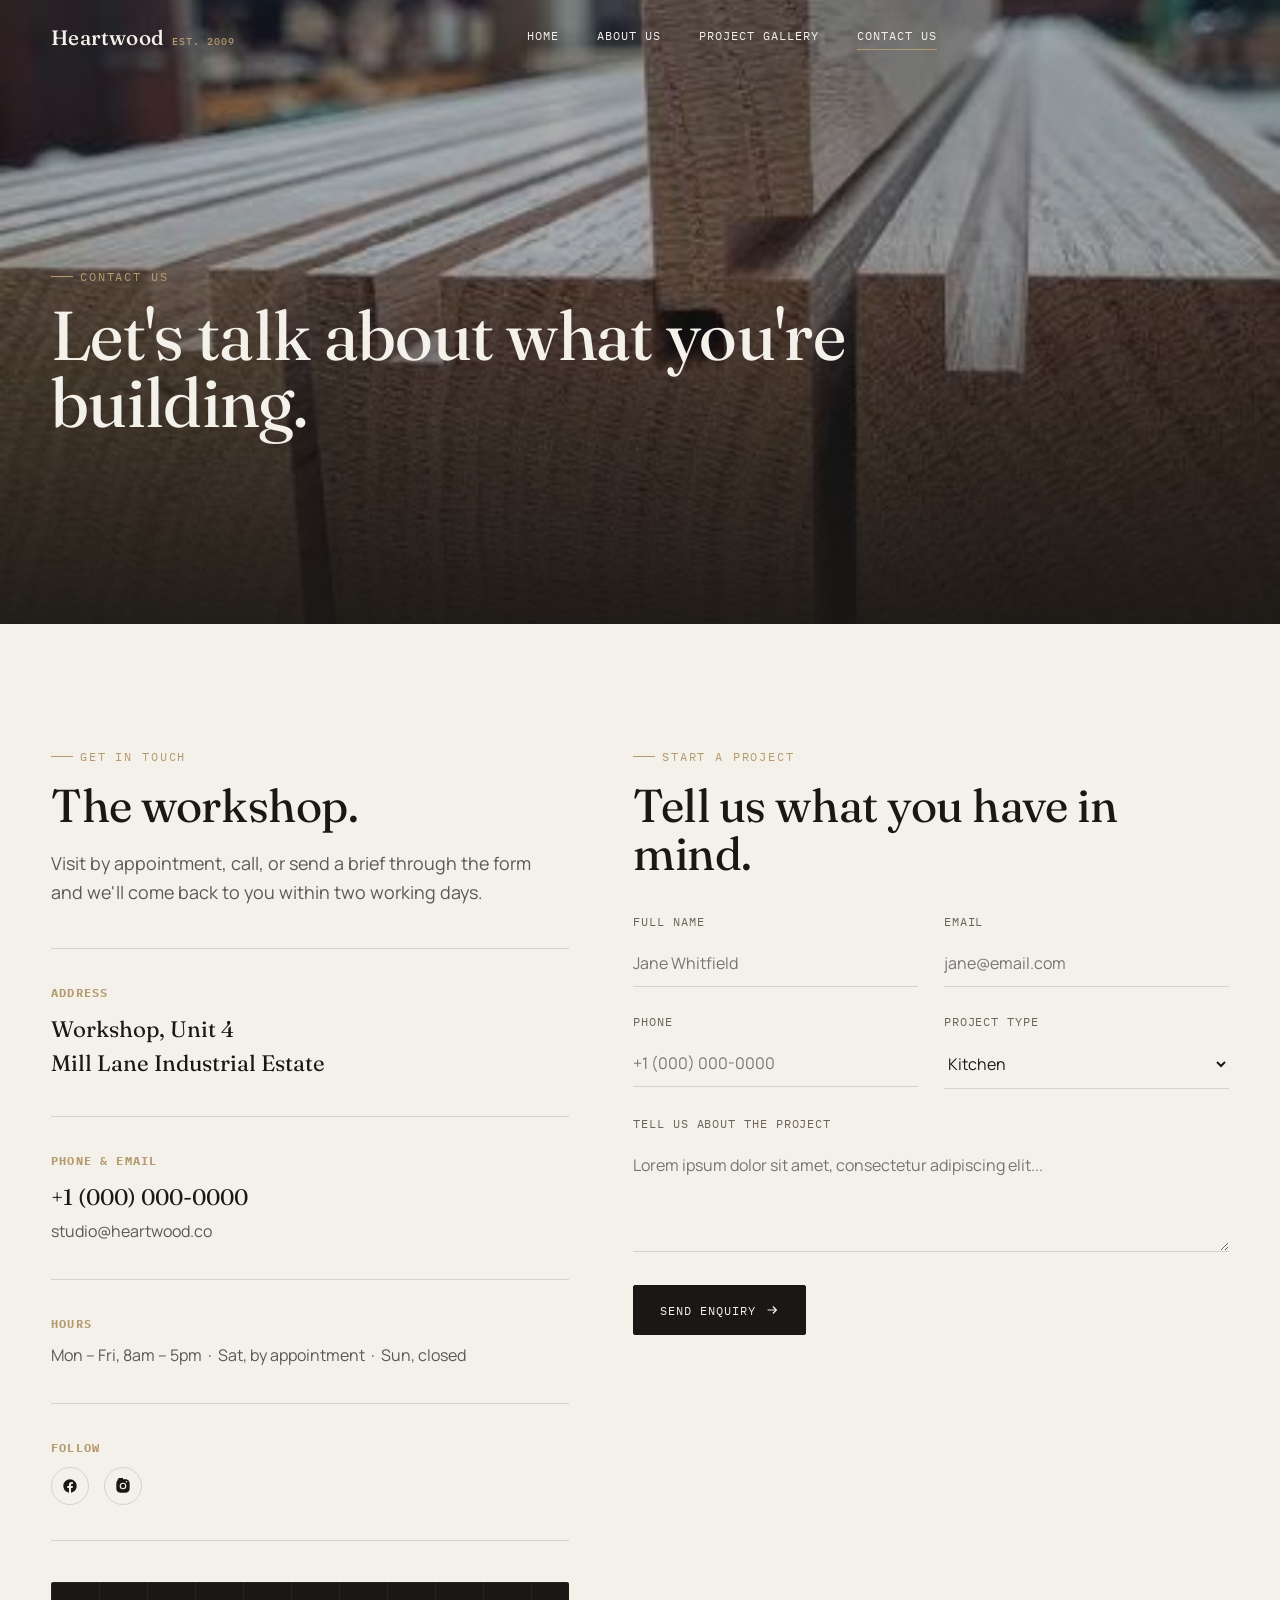
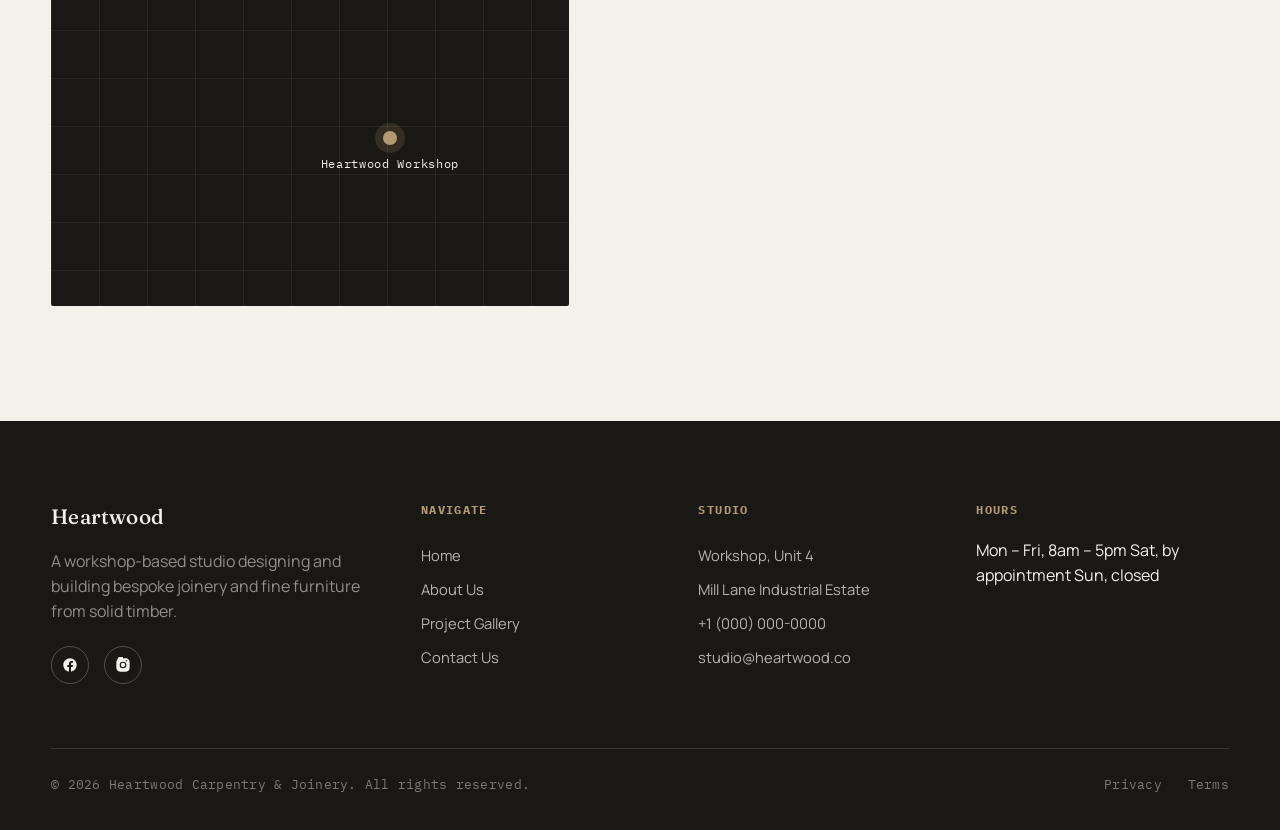
<file: contact.html>
<!DOCTYPE html>
<html lang="en">
<head>
<meta charset="UTF-8">
<meta name="viewport" content="width=device-width, initial-scale=1.0">
<title>Contact Us — Heartwood</title>
<meta name="description" content="Book a consultation with Heartwood to talk through your kitchen, staircase, furniture or millwork project.">
<link rel="stylesheet" href="css/style.css">
</head>
<body class="on-dark-hero">

<!-- ============ HEADER ============ -->
<header class="site-header">
  <div class="wrap">
    <a href="index.html" class="brand">Heartwood<span class="mark">EST. 2009</span></a>
    <nav class="nav-main" aria-label="Primary">
      <a href="index.html">Home</a>
      <a href="about.html">About Us</a>
      <a href="gallery.html">Project Gallery</a>
      <a href="contact.html" class="active">Contact Us</a>
    </nav>
    <div class="header-actions">
      <button class="hamburger" aria-label="Open menu" aria-expanded="false">
        <span></span><span></span><span></span>
      </button>
    </div>
  </div>
</header>

<!-- ============ MOBILE NAV ============ -->
<div class="mobile-nav">
  <a href="index.html">Home</a>
  <a href="about.html">About Us</a>
  <a href="gallery.html">Project Gallery</a>
  <a href="contact.html">Contact Us</a>
  <div class="mn-social">
    <a href="#" aria-label="Facebook">Facebook</a>
    <a href="#" aria-label="Instagram">Instagram</a>
  </div>
</div>

<!-- ============ PAGE HERO ============ -->
<section class="hero short">
  <div class="hero-media"><img src="images/scene-joinery.jpg" alt="Hand-cut dovetail joint detail"></div>
  <div class="hero-inner wrap">
    <span class="eyebrow">Contact Us</span>
    <h1 style="margin-top:1rem; max-width:20ch;">Let's talk about what you're building.</h1>
  </div>
</section>

<!-- ============ CONTACT GRID ============ -->
<section class="reveal">
  <div class="wrap contact-grid">

    <!-- Info column -->
    <div>
      <span class="eyebrow">Get in Touch</span>
      <h2 style="margin-top:1rem;">The workshop.</h2>
      <p class="lede" style="margin-top:1.2rem;">Visit by appointment, call, or send a brief through the form and we'll come back to you within two working days.</p>

      <div style="margin-top:2.6rem;">
        <div class="info-block">
          <h4>Address</h4>
          <div class="big">Workshop, Unit 4<br>Mill Lane Industrial Estate</div>
        </div>
        <div class="info-block">
          <h4>Phone &amp; Email</h4>
          <div class="big"><a href="tel:+10000000000">+1 (000) 000-0000</a></div>
          <p style="margin-top:.3rem;"><a href="mailto:studio@heartwood.co">studio@heartwood.co</a></p>
        </div>
        <div class="info-block">
          <h4>Hours</h4>
          <p>Mon – Fri, 8am – 5pm &nbsp;·&nbsp; Sat, by appointment &nbsp;·&nbsp; Sun, closed</p>
        </div>
        <div class="info-block">
          <h4>Follow</h4>
          <div class="footer-social" style="margin-top:0;">
            <a href="#" aria-label="Facebook" style="border-color:var(--ink-14);">
              <svg viewBox="0 0 24 24" style="fill:var(--ink);"><path d="M22 12.06C22 6.5 17.52 2 12 2S2 6.5 2 12.06C2 17.08 5.66 21.24 10.44 22v-7.03H7.9v-2.91h2.54V9.86c0-2.5 1.49-3.89 3.77-3.89 1.09 0 2.23.2 2.23.2v2.46h-1.26c-1.24 0-1.63.78-1.63 1.57v1.88h2.78l-.44 2.91h-2.34V22C18.34 21.24 22 17.08 22 12.06Z"/></svg>
            </a>
            <a href="#" aria-label="Instagram" style="border-color:var(--ink-14);">
              <svg viewBox="0 0 24 24" style="fill:var(--ink);"><path d="M12 2c2.72 0 3.06.01 4.12.06 1.06.05 1.79.22 2.43.47.66.26 1.22.6 1.77 1.15.5.5.9 1.11 1.15 1.77.25.64.42 1.37.47 2.43.05 1.06.06 1.4.06 4.12s-.01 3.06-.06 4.12c-.05 1.06-.22 1.79-.47 2.43a4.9 4.9 0 0 1-1.15 1.77 4.9 4.9 0 0 1-1.77 1.15c-.64.25-1.37.42-2.43.47-1.06.05-1.4.06-4.12.06s-3.06-.01-4.12-.06c-1.06-.05-1.79-.22-2.43-.47a4.9 4.9 0 0 1-1.77-1.15 4.9 4.9 0 0 1-1.15-1.77c-.25-.64-.42-1.37-.47-2.43C2.01 15.06 2 14.72 2 12s.01-3.06.06-4.12c.05-1.06.22-1.79.47-2.43.26-.66.6-1.22 1.15-1.77A4.9 4.9 0 0 1 5.45.53C6.09.28 6.82.11 7.88.06 8.94.01 9.28 0 12 0Zm0 5a5 5 0 1 0 0 10 5 5 0 0 0 0-10Zm0 8.2a3.2 3.2 0 1 1 0-6.4 3.2 3.2 0 0 1 0 6.4Zm5.2-8.4a1.17 1.17 0 1 0 0-2.34 1.17 1.17 0 0 0 0 2.34Z"/></svg>
            </a>
          </div>
        </div>
      </div>

      <div class="map-block" style="margin-top:2.6rem;">
        <div class="map-grid"></div>
        <div class="pin"><span class="dot"></span><span>Heartwood Workshop</span></div>
      </div>
    </div>

    <!-- Form column -->
    <div>
      <span class="eyebrow">Start a Project</span>
      <h2 style="margin-top:1rem;">Tell us what you have in mind.</h2>

      <form class="contact-form" style="margin-top:2.2rem;">
        <div class="field-row">
          <div class="field">
            <label for="fname">Full Name</label>
            <input type="text" id="fname" name="fname" required placeholder="Jane Whitfield">
          </div>
          <div class="field">
            <label for="femail">Email</label>
            <input type="email" id="femail" name="femail" required placeholder="jane@email.com">
          </div>
        </div>
        <div class="field-row">
          <div class="field">
            <label for="fphone">Phone</label>
            <input type="tel" id="fphone" name="fphone" placeholder="+1 (000) 000-0000">
          </div>
          <div class="field">
            <label for="fproject">Project Type</label>
            <select id="fproject" name="fproject">
              <option>Kitchen</option>
              <option>Staircase</option>
              <option>Furniture</option>
              <option>Millwork / Built-ins</option>
              <option>Other</option>
            </select>
          </div>
        </div>
        <div class="field">
          <label for="fmessage">Tell Us About the Project</label>
          <textarea id="fmessage" name="fmessage" required placeholder="Lorem ipsum dolor sit amet, consectetur adipiscing elit..."></textarea>
        </div>
        <div class="form-note">
          <button type="submit" class="btn primary">
            Send Enquiry
            <svg viewBox="0 0 16 16" fill="none"><path d="M3 8h10M9 4l4 4-4 4" stroke="currentColor" stroke-width="1.4"/></svg>
          </button>
        </div>
        <div class="form-success" style="margin-top:1.6rem;">Thank you — your enquiry has been received. We'll be in touch within two working days.</div>
      </form>
    </div>

  </div>
</section>

<!-- ============ FOOTER ============ -->
<footer class="site-footer">
  <div class="wrap">
    <div class="footer-top">
      <div class="col-brand">
        <a href="index.html" class="brand">Heartwood</a>
        <p style="margin-top:1rem;">A workshop-based studio designing and building bespoke joinery and fine furniture from solid timber.</p>
        <div class="footer-social">
          <a href="#" aria-label="Facebook">
            <svg viewBox="0 0 24 24"><path d="M22 12.06C22 6.5 17.52 2 12 2S2 6.5 2 12.06C2 17.08 5.66 21.24 10.44 22v-7.03H7.9v-2.91h2.54V9.86c0-2.5 1.49-3.89 3.77-3.89 1.09 0 2.23.2 2.23.2v2.46h-1.26c-1.24 0-1.63.78-1.63 1.57v1.88h2.78l-.44 2.91h-2.34V22C18.34 21.24 22 17.08 22 12.06Z"/></svg>
          </a>
          <a href="#" aria-label="Instagram">
            <svg viewBox="0 0 24 24"><path d="M12 2c2.72 0 3.06.01 4.12.06 1.06.05 1.79.22 2.43.47.66.26 1.22.6 1.77 1.15.5.5.9 1.11 1.15 1.77.25.64.42 1.37.47 2.43.05 1.06.06 1.4.06 4.12s-.01 3.06-.06 4.12c-.05 1.06-.22 1.79-.47 2.43a4.9 4.9 0 0 1-1.15 1.77 4.9 4.9 0 0 1-1.77 1.15c-.64.25-1.37.42-2.43.47-1.06.05-1.4.06-4.12.06s-3.06-.01-4.12-.06c-1.06-.05-1.79-.22-2.43-.47a4.9 4.9 0 0 1-1.77-1.15 4.9 4.9 0 0 1-1.15-1.77c-.25-.64-.42-1.37-.47-2.43C2.01 15.06 2 14.72 2 12s.01-3.06.06-4.12c.05-1.06.22-1.79.47-2.43.26-.66.6-1.22 1.15-1.77A4.9 4.9 0 0 1 5.45.53C6.09.28 6.82.11 7.88.06 8.94.01 9.28 0 12 0Zm0 5a5 5 0 1 0 0 10 5 5 0 0 0 0-10Zm0 8.2a3.2 3.2 0 1 1 0-6.4 3.2 3.2 0 0 1 0 6.4Zm5.2-8.4a1.17 1.17 0 1 0 0-2.34 1.17 1.17 0 0 0 0 2.34Z"/></svg>
          </a>
        </div>
      </div>
      <div class="footer-col">
        <h4>Navigate</h4>
        <a href="index.html">Home</a>
        <a href="about.html">About Us</a>
        <a href="gallery.html">Project Gallery</a>
        <a href="contact.html">Contact Us</a>
      </div>
      <div class="footer-col">
        <h4>Studio</h4>
        <a href="#">Workshop, Unit 4</a>
        <a href="#">Mill Lane Industrial Estate</a>
        <a href="tel:+10000000000">+1 (000) 000-0000</a>
        <a href="mailto:studio@heartwood.co">studio@heartwood.co</a>
      </div>
      <div class="footer-col">
        <h4>Hours</h4>
        <span>Mon – Fri, 8am – 5pm</span>
        <span>Sat, by appointment</span>
        <span>Sun, closed</span>
      </div>
    </div>
    <div class="footer-bottom">
      <span>&copy; 2026 Heartwood Carpentry &amp; Joinery. All rights reserved.</span>
      <div class="fb-links">
        <a href="#">Privacy</a>
        <a href="#">Terms</a>
      </div>
    </div>
  </div>
</footer>

<script src="js/main.js"></script>
</body>
</html>
</file>
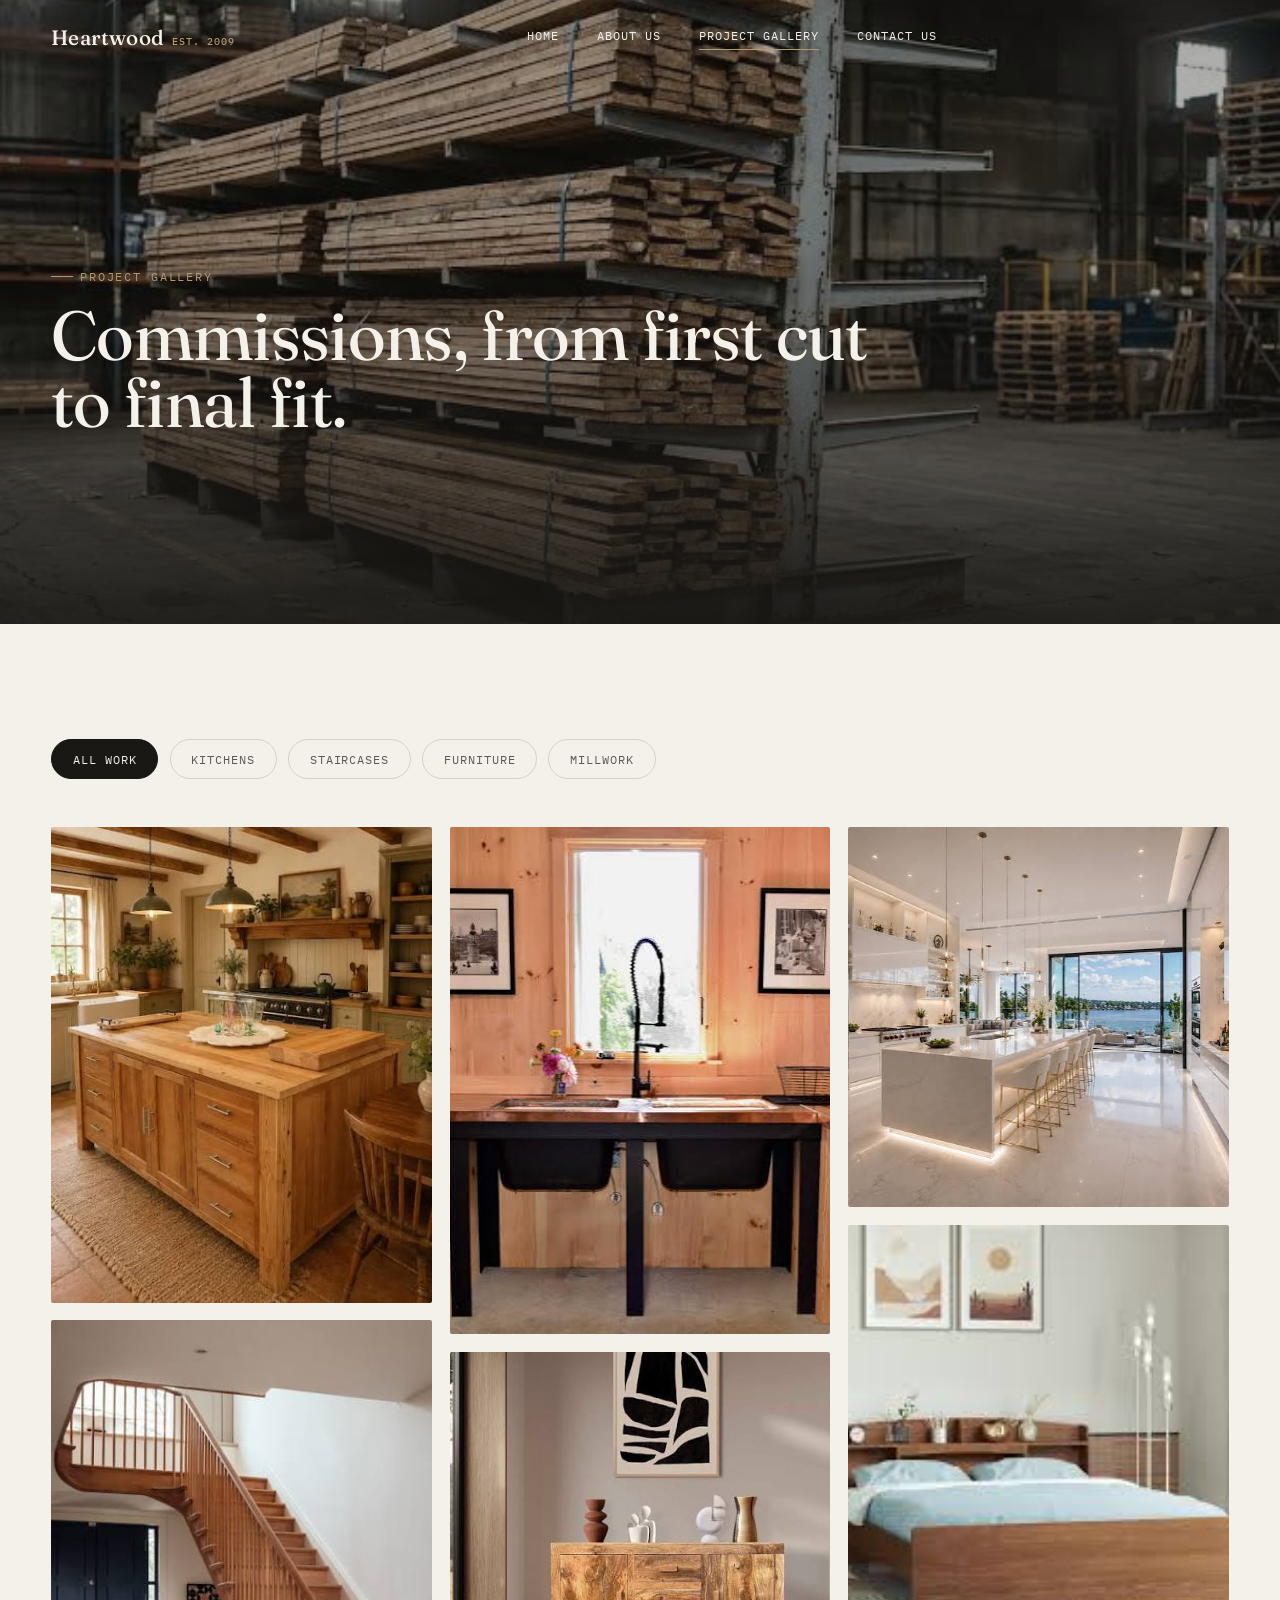
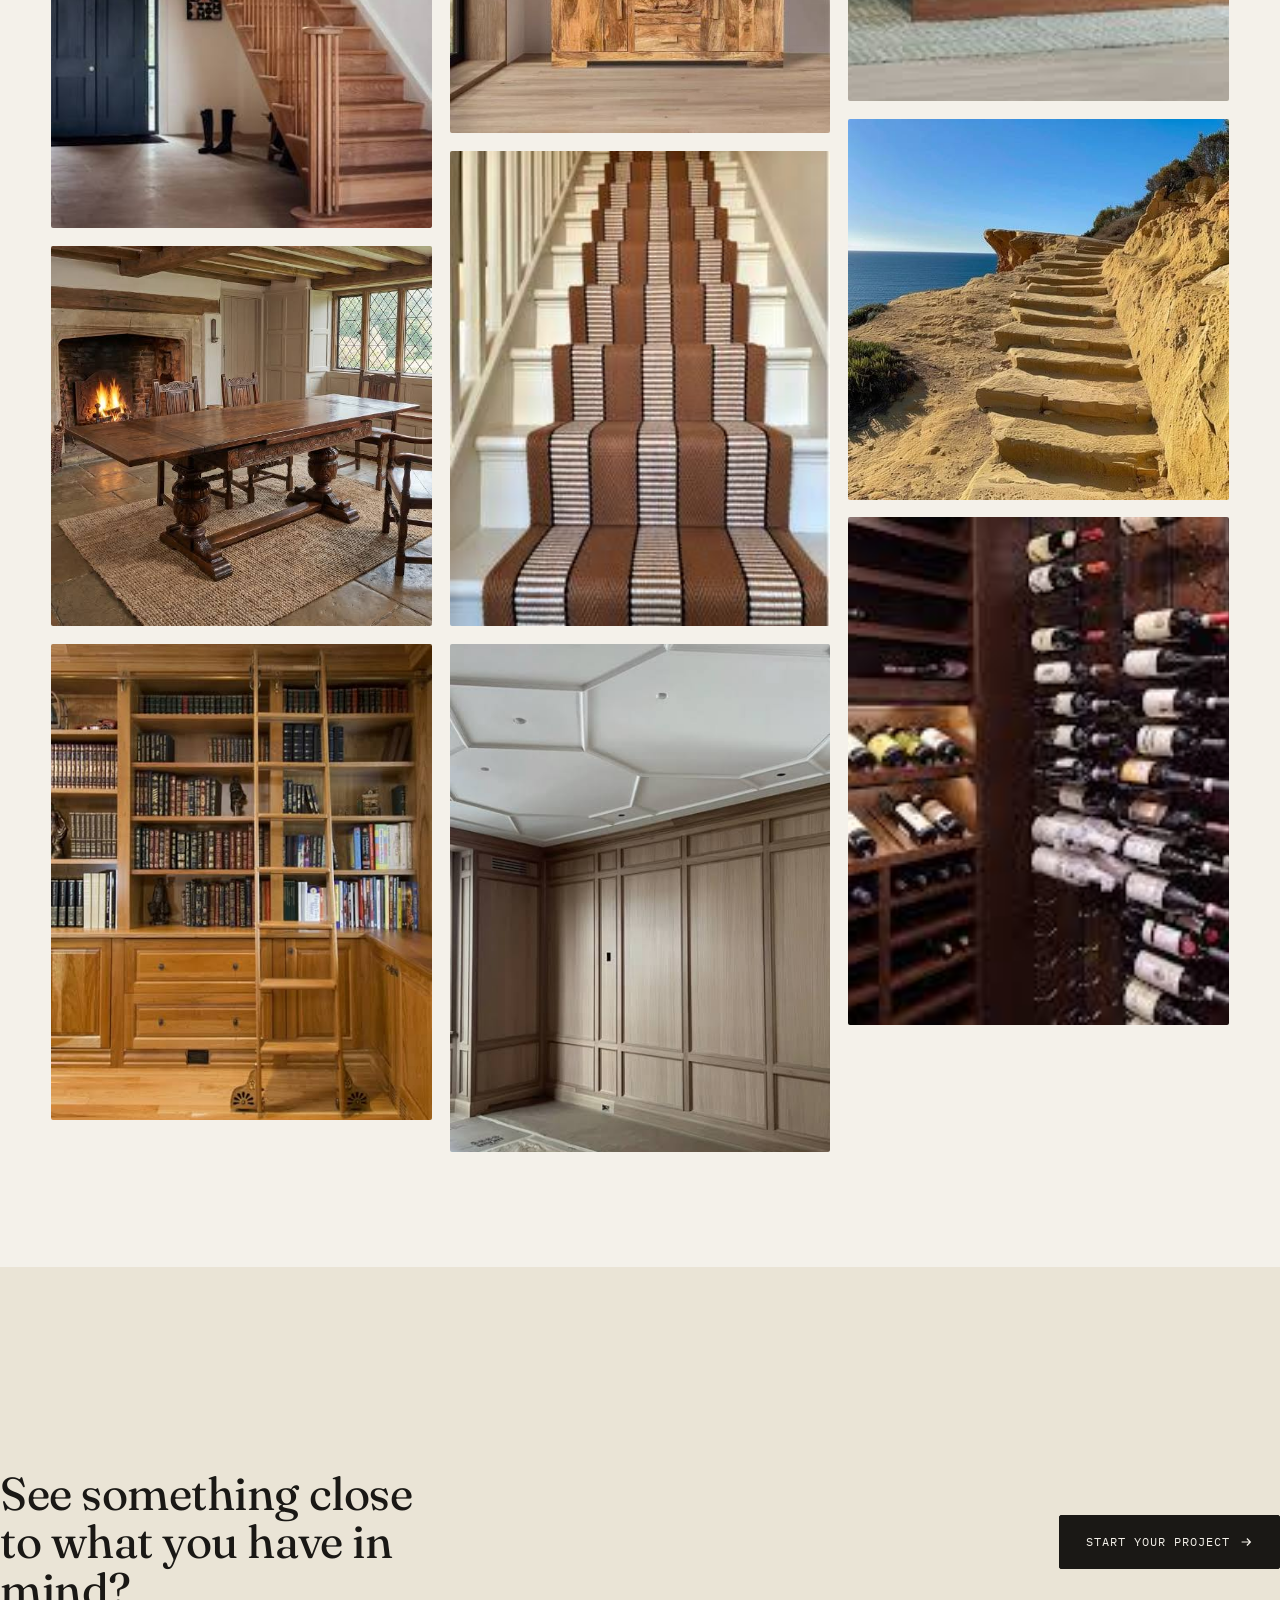
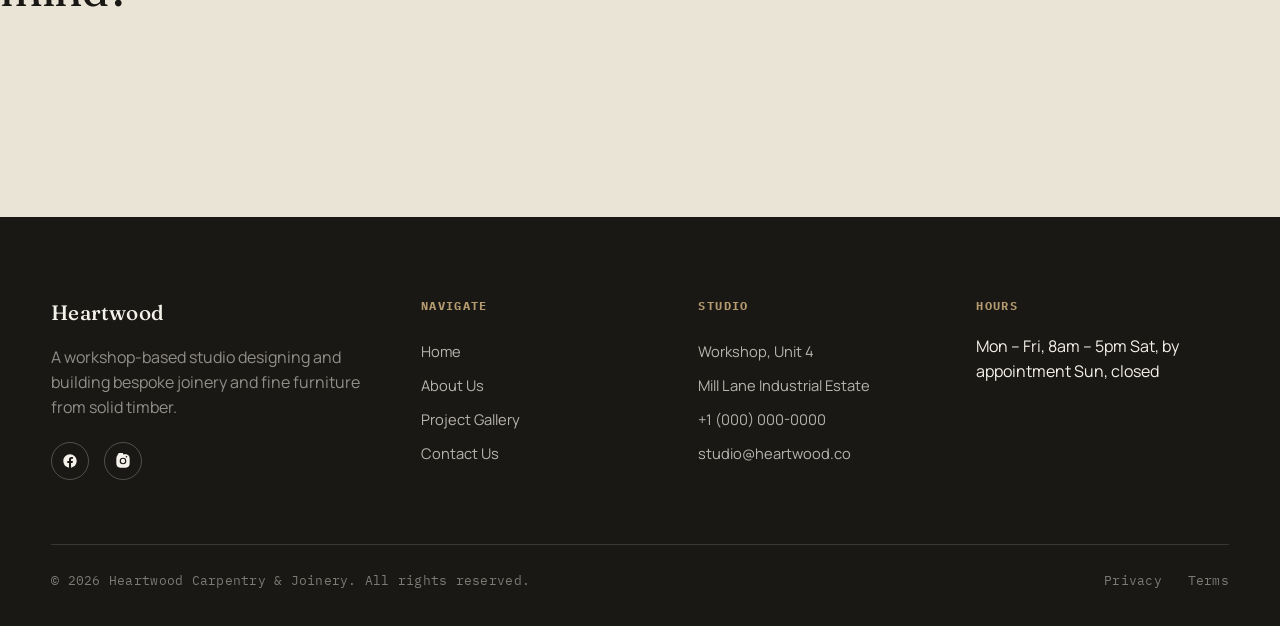
<file: gallery.html>
<!DOCTYPE html>
<html lang="en">
<head>
<meta charset="UTF-8">
<meta name="viewport" content="width=device-width, initial-scale=1.0">
<title>Project Gallery — Heartwood</title>
<meta name="description" content="Browse kitchens, staircases, furniture and millwork commissions from the Heartwood workshop.">
<link rel="stylesheet" href="css/style.css">
</head>
<body class="on-dark-hero">

<!-- ============ HEADER ============ -->
<header class="site-header">
  <div class="wrap">
    <a href="index.html" class="brand">Heartwood<span class="mark">EST. 2009</span></a>
    <nav class="nav-main" aria-label="Primary">
      <a href="index.html">Home</a>
      <a href="about.html">About Us</a>
      <a href="gallery.html" class="active">Project Gallery</a>
      <a href="contact.html">Contact Us</a>
    </nav>
    <div class="header-actions">
      <button class="hamburger" aria-label="Open menu" aria-expanded="false">
        <span></span><span></span><span></span>
      </button>
    </div>
  </div>
</header>

<!-- ============ MOBILE NAV ============ -->
<div class="mobile-nav">
  <a href="index.html">Home</a>
  <a href="about.html">About Us</a>
  <a href="gallery.html">Project Gallery</a>
  <a href="contact.html">Contact Us</a>
  <div class="mn-social">
    <a href="#" aria-label="Facebook">Facebook</a>
    <a href="#" aria-label="Instagram">Instagram</a>
  </div>
</div>

<!-- ============ PAGE HERO ============ -->
<section class="hero short">
  <div class="hero-media"><img src="images/scene-timber.jpg" alt="Selected and stacked timber in the Heartwood workshop"></div>
  <div class="hero-inner wrap">
    <span class="eyebrow">Project Gallery</span>
    <h1 style="margin-top:1rem; max-width:20ch;">Commissions, from first cut to final fit.</h1>
  </div>
</section>

<!-- ============ FILTER + MASONRY ============ -->
<section class="reveal">
  <div class="wrap">
    <div class="filter-bar" role="tablist" aria-label="Filter by category">
      <button class="filter-btn active" data-filter="all">All Work</button>
      <button class="filter-btn" data-filter="kitchens">Kitchens</button>
      <button class="filter-btn" data-filter="staircases">Staircases</button>
      <button class="filter-btn" data-filter="furniture">Furniture</button>
      <button class="filter-btn" data-filter="millwork">Millwork</button>
    </div>

    <div class="masonry">

      <div class="m-item" data-cat="kitchens" data-lightbox data-caption="Elmswood Residence — Kitchens">
        <img src="images/kitchen-elmswood.jpg" alt="Elmswood Residence — Kitchens" style="aspect-ratio:4/5;" loading="lazy">
        <div class="g-cap"><span class="mono-label">Kitchens</span><h4>Elmswood Residence</h4></div>
      </div>

      <div class="m-item" data-cat="staircases" data-lightbox data-caption="The Coach House — Staircases">
        <img src="images/stair-coachhouse.jpg" alt="The Coach House — Staircases" style="aspect-ratio:3/4;" loading="lazy">
        <div class="g-cap"><span class="mono-label">Staircases</span><h4>The Coach House</h4></div>
      </div>

      <div class="m-item" data-cat="furniture" data-lightbox data-caption="Walnut Refectory Table — Furniture">
        <img src="images/furniture-refectory.jpg" alt="Walnut Refectory Table — Furniture" style="aspect-ratio:1/1;" loading="lazy">
        <div class="g-cap"><span class="mono-label">Furniture</span><h4>Walnut Refectory Table</h4></div>
      </div>

      <div class="m-item" data-cat="millwork" data-lightbox data-caption="Study Library Wall — Millwork">
        <img src="images/millwork-library.jpg" alt="Study Library Wall — Millwork" style="aspect-ratio:4/5;" loading="lazy">
        <div class="g-cap"><span class="mono-label">Millwork</span><h4>Study Library Wall</h4></div>
      </div>

      <div class="m-item" data-cat="kitchens" data-lightbox data-caption="Barn Conversion — Kitchens">
        <img src="images/kitchen-barn.jpg" alt="Barn Conversion — Kitchens" style="aspect-ratio:3/4;" loading="lazy">
        <div class="g-cap"><span class="mono-label">Kitchens</span><h4>Barn Conversion</h4></div>
      </div>

      <div class="m-item" data-cat="furniture" data-lightbox data-caption="Oak Sideboard — Furniture">
        <img src="images/furniture-sideboard.jpg" alt="Oak Sideboard — Furniture" style="aspect-ratio:1/1;" loading="lazy">
        <div class="g-cap"><span class="mono-label">Furniture</span><h4>Oak Sideboard</h4></div>
      </div>

      <div class="m-item" data-cat="staircases" data-lightbox data-caption="Hartley Mews — Staircases">
        <img src="images/stair-hartley.jpg" alt="Hartley Mews — Staircases" style="aspect-ratio:4/5;" loading="lazy">
        <div class="g-cap"><span class="mono-label">Staircases</span><h4>Hartley Mews</h4></div>
      </div>

      <div class="m-item" data-cat="millwork" data-lightbox data-caption="Entry Hall Panelling — Millwork">
        <img src="images/millwork-panelling.jpg" alt="Entry Hall Panelling — Millwork" style="aspect-ratio:3/4;" loading="lazy">
        <div class="g-cap"><span class="mono-label">Millwork</span><h4>Entry Hall Panelling</h4></div>
      </div>

      <div class="m-item" data-cat="kitchens" data-lightbox data-caption="Riverside Pantry — Kitchens">
        <img src="images/kitchen-riverside.jpg" alt="Riverside Pantry — Kitchens" style="aspect-ratio:1/1;" loading="lazy">
        <div class="g-cap"><span class="mono-label">Kitchens</span><h4>Riverside Pantry</h4></div>
      </div>

      <div class="m-item" data-cat="furniture" data-lightbox data-caption="Ash Bed Frame — Furniture">
        <img src="images/furniture-bed.jpg" alt="Ash Bed Frame — Furniture" style="aspect-ratio:4/5;" loading="lazy">
        <div class="g-cap"><span class="mono-label">Furniture</span><h4>Ash Bed Frame</h4></div>
      </div>

      <div class="m-item" data-cat="staircases" data-lightbox data-caption="Cliffside House — Staircases">
        <img src="images/stair-cliffside.jpg" alt="Cliffside House — Staircases" style="aspect-ratio:1/1;" loading="lazy">
        <div class="g-cap"><span class="mono-label">Staircases</span><h4>Cliffside House</h4></div>
      </div>

      <div class="m-item" data-cat="millwork" data-lightbox data-caption="Wine Room Racking — Millwork">
        <img src="images/millwork-wine.jpg" alt="Wine Room Racking — Millwork" style="aspect-ratio:3/4;" loading="lazy">
        <div class="g-cap"><span class="mono-label">Millwork</span><h4>Wine Room Racking</h4></div>
      </div>

    </div>
  </div>
</section>

<!-- ============ LIGHTBOX ============ -->
<div class="lightbox">
  <button class="lb-close" aria-label="Close">
    <svg viewBox="0 0 24 24" fill="none"><path d="M5 5l14 14M19 5L5 19" stroke-width="1.4"/></svg>
  </button>
  <img class="lb-image" alt="">
  <div class="lb-cap"></div>
</div>

<!-- ============ CTA BAND ============ -->
<section class="dim reveal">
  <div class="wrap cta-band">
    <h2>See something close to what you have in mind?</h2>
    <a href="contact.html" class="btn primary">
      Start Your Project
      <svg viewBox="0 0 16 16" fill="none"><path d="M3 8h10M9 4l4 4-4 4" stroke="currentColor" stroke-width="1.4"/></svg>
    </a>
  </div>
</section>

<!-- ============ FOOTER ============ -->
<footer class="site-footer">
  <div class="wrap">
    <div class="footer-top">
      <div class="col-brand">
        <a href="index.html" class="brand">Heartwood</a>
        <p style="margin-top:1rem;">A workshop-based studio designing and building bespoke joinery and fine furniture from solid timber.</p>
        <div class="footer-social">
          <a href="#" aria-label="Facebook">
            <svg viewBox="0 0 24 24"><path d="M22 12.06C22 6.5 17.52 2 12 2S2 6.5 2 12.06C2 17.08 5.66 21.24 10.44 22v-7.03H7.9v-2.91h2.54V9.86c0-2.5 1.49-3.89 3.77-3.89 1.09 0 2.23.2 2.23.2v2.46h-1.26c-1.24 0-1.63.78-1.63 1.57v1.88h2.78l-.44 2.91h-2.34V22C18.34 21.24 22 17.08 22 12.06Z"/></svg>
          </a>
          <a href="#" aria-label="Instagram">
            <svg viewBox="0 0 24 24"><path d="M12 2c2.72 0 3.06.01 4.12.06 1.06.05 1.79.22 2.43.47.66.26 1.22.6 1.77 1.15.5.5.9 1.11 1.15 1.77.25.64.42 1.37.47 2.43.05 1.06.06 1.4.06 4.12s-.01 3.06-.06 4.12c-.05 1.06-.22 1.79-.47 2.43a4.9 4.9 0 0 1-1.15 1.77 4.9 4.9 0 0 1-1.77 1.15c-.64.25-1.37.42-2.43.47-1.06.05-1.4.06-4.12.06s-3.06-.01-4.12-.06c-1.06-.05-1.79-.22-2.43-.47a4.9 4.9 0 0 1-1.77-1.15 4.9 4.9 0 0 1-1.15-1.77c-.25-.64-.42-1.37-.47-2.43C2.01 15.06 2 14.72 2 12s.01-3.06.06-4.12c.05-1.06.22-1.79.47-2.43.26-.66.6-1.22 1.15-1.77A4.9 4.9 0 0 1 5.45.53C6.09.28 6.82.11 7.88.06 8.94.01 9.28 0 12 0Zm0 5a5 5 0 1 0 0 10 5 5 0 0 0 0-10Zm0 8.2a3.2 3.2 0 1 1 0-6.4 3.2 3.2 0 0 1 0 6.4Zm5.2-8.4a1.17 1.17 0 1 0 0-2.34 1.17 1.17 0 0 0 0 2.34Z"/></svg>
          </a>
        </div>
      </div>
      <div class="footer-col">
        <h4>Navigate</h4>
        <a href="index.html">Home</a>
        <a href="about.html">About Us</a>
        <a href="gallery.html">Project Gallery</a>
        <a href="contact.html">Contact Us</a>
      </div>
      <div class="footer-col">
        <h4>Studio</h4>
        <a href="#">Workshop, Unit 4</a>
        <a href="#">Mill Lane Industrial Estate</a>
        <a href="tel:+10000000000">+1 (000) 000-0000</a>
        <a href="mailto:studio@heartwood.co">studio@heartwood.co</a>
      </div>
      <div class="footer-col">
        <h4>Hours</h4>
        <span>Mon – Fri, 8am – 5pm</span>
        <span>Sat, by appointment</span>
        <span>Sun, closed</span>
      </div>
    </div>
    <div class="footer-bottom">
      <span>&copy; 2026 Heartwood Carpentry &amp; Joinery. All rights reserved.</span>
      <div class="fb-links">
        <a href="#">Privacy</a>
        <a href="#">Terms</a>
      </div>
    </div>
  </div>
</footer>

<script src="js/main.js"></script>
</body>
</html>
</file>
<file: css/style.css>
/* =========================================================
   HEARTWOOD — Bespoke Carpentry & Joinery
   Design tokens
   ========================================================= */

@import url('https://fonts.googleapis.com/css2?family=Fraunces:ital,opsz,wght@0,9..144,300;0,9..144,340;0,9..144,440;0,9..144,560;1,9..144,340;1,9..144,440&family=Manrope:wght@400;500;600;700&family=IBM+Plex+Mono:wght@400;500&display=swap');

:root{
  /* --- palette (from brief) --- */
  --ink:        #1A1815;
  --cream:      #F4F1EA;
  --cream-dim:  #EAE4D6;
  --gold:       #B49A6E;
  --taupe:      #6B655B;

  --white:      #FFFFFF;
  --ink-70:     rgba(26,24,21,.7);
  --ink-45:     rgba(26,24,21,.45);
  --ink-14:     rgba(26,24,21,.14);
  --ink-08:     rgba(26,24,21,.08);
  --cream-60:   rgba(244,241,234,.6);
  --gold-16:    rgba(180,154,110,.16);

  /* --- type --- */
  --f-display: 'Fraunces', ui-serif, Georgia, serif;
  --f-body:    'Manrope', ui-sans-serif, system-ui, sans-serif;
  --f-mono:    'IBM Plex Mono', ui-monospace, monospace;

  /* --- rhythm --- */
  --gutter: clamp(1.5rem, 4vw, 4rem);
  --maxw: 1360px;
  --radius: 2px;

  --ease: cubic-bezier(.22,.68,0,1);
}

/* =========================================================
   RESET
   ========================================================= */
*, *::before, *::after{ box-sizing: border-box; }
html{ scroll-behavior: smooth; }
body{
  margin:0;
  background: var(--cream);
  color: var(--ink);
  font-family: var(--f-body);
  font-size: 16px;
  line-height: 1.55;
  -webkit-font-smoothing: antialiased;
  overflow-x: hidden;
}
img{ max-width:100%; display:block; }
a{ color: inherit; text-decoration:none; }
ul{ list-style:none; margin:0; padding:0; }
button{ font-family:inherit; cursor:pointer; }
h1,h2,h3,h4,p,figure{ margin:0; }
input, textarea, select{ font-family: inherit; font-size: 1rem; }

@media (prefers-reduced-motion: reduce){
  *{ animation-duration: .001ms !important; animation-iteration-count: 1 !important; transition-duration: .001ms !important; scroll-behavior:auto !important; }
}

:focus-visible{
  outline: 2px solid var(--gold);
  outline-offset: 3px;
}

.wrap{
  max-width: var(--maxw);
  margin-inline: auto;
  padding-inline: var(--gutter);
}

/* =========================================================
   TYPOGRAPHY SCALE
   ========================================================= */
.eyebrow{
  font-family: var(--f-mono);
  font-size: .72rem;
  letter-spacing: .16em;
  text-transform: uppercase;
  color: var(--gold);
  display: inline-flex;
  align-items: center;
  gap: .6em;
}
.eyebrow::before{
  content:'';
  width: 22px; height: 1px;
  background: var(--gold);
  display:inline-block;
}

h1, .h1{
  font-family: var(--f-display);
  font-weight: 440;
  font-size: clamp(2.6rem, 5.4vw, 5.1rem);
  line-height: .98;
  letter-spacing: -.01em;
}
h2, .h2{
  font-family: var(--f-display);
  font-weight: 420;
  font-size: clamp(2rem, 3.6vw, 3.2rem);
  line-height: 1.04;
  letter-spacing: -.01em;
}
h3, .h3{
  font-family: var(--f-display);
  font-weight: 440;
  font-size: clamp(1.3rem, 1.8vw, 1.7rem);
  line-height: 1.15;
}
.lede{
  font-size: clamp(1.05rem, 1.4vw, 1.25rem);
  color: var(--ink-70);
  max-width: 46ch;
  line-height: 1.6;
}
p{ color: var(--ink-70); }
.small{ font-size: .875rem; }
.mono-label{
  font-family: var(--f-mono);
  font-size: .72rem;
  letter-spacing: .1em;
  text-transform: uppercase;
  color: var(--taupe);
}
em{ font-style: italic; color: var(--gold); }

/* =========================================================
   MEASURE MARK — signature motif
   A story-stick / ruler tick pattern used as a divider.
   ========================================================= */
.measure{
  --tick: var(--ink-14);
  height: 26px;
  width: 100%;
  background-image: repeating-linear-gradient(
    to right,
    var(--tick) 0, var(--tick) 1px,
    transparent 1px, transparent 8px
  );
  background-position: bottom left;
  background-size: 100% 60%;
  background-repeat: repeat-x;
  position: relative;
  opacity: .9;
}
.measure::after{
  content: attr(data-span);
  position:absolute;
  right:0; top:0;
  font-family: var(--f-mono);
  font-size: .68rem;
  letter-spacing: .08em;
  color: var(--taupe);
}
.measure.light{ --tick: rgba(244,241,234,.3); }
.measure.light::after{ color: var(--cream-60); }

.kerf{
  height: 1px;
  width: 100%;
  background: linear-gradient(to right, transparent, var(--ink-14) 12%, var(--ink-14) 88%, transparent);
}

/* =========================================================
   BUTTONS
   ========================================================= */
.btn{
  display: inline-flex;
  align-items: center;
  gap: .6rem;
  font-family: var(--f-mono);
  font-size: .78rem;
  letter-spacing: .08em;
  text-transform: uppercase;
  padding: 1rem 1.6rem;
  border: 1px solid var(--ink);
  border-radius: var(--radius);
  background: transparent;
  color: var(--ink);
  transition: background .35s var(--ease), color .35s var(--ease), border-color .35s var(--ease);
  white-space: nowrap;
}
.btn svg{ width: 14px; height: 14px; transition: transform .35s var(--ease); }
.btn:hover{ background: var(--ink); color: var(--cream); }
.btn:hover svg{ transform: translateX(3px); }

.btn.primary{
  background: var(--ink);
  color: var(--cream);
}
.btn.primary:hover{ background: var(--gold); border-color: var(--gold); color: var(--ink); }

.btn.on-dark{
  border-color: var(--cream-60);
  color: var(--cream);
}
.btn.on-dark:hover{ background: var(--gold); border-color: var(--gold); color: var(--ink); }

/* =========================================================
   HEADER
   ========================================================= */
.site-header{
  position: fixed;
  top:0; left:0; right:0;
  z-index: 100;
  padding: 1.4rem 0;
  transition: padding .4s var(--ease), background .4s var(--ease), box-shadow .4s var(--ease), border-color .4s var(--ease);
  border-bottom: 1px solid transparent;
}
.site-header.solid{
  padding: .9rem 0;
  background: var(--cream-60);
  backdrop-filter: blur(14px);
  border-color: var(--ink-08);
}
.site-header .wrap{
  display:flex;
  align-items:center;
  justify-content: space-between;
  gap: 2rem;
}
.brand{
  font-family: var(--f-display);
  font-size: 1.3rem;
  letter-spacing: .01em;
  font-weight: 500;
  display:flex;
  align-items: baseline;
  gap: .5rem;
}
.brand .mark{
  font-family: var(--f-mono);
  font-size: .6rem;
  color: var(--gold);
  letter-spacing: .1em;
}
body.on-dark-hero .site-header:not(.solid) .brand,
body.on-dark-hero .site-header:not(.solid) .nav-main a,
body.on-dark-hero .site-header:not(.solid) .hamburger span{
  color: var(--cream);
}
.nav-main{ display:flex; gap: 2.4rem; }
.nav-main a{
  font-family: var(--f-mono);
  font-size: .76rem;
  letter-spacing: .08em;
  text-transform: uppercase;
  position: relative;
  padding-bottom: 4px;
}
.nav-main a::after{
  content:'';
  position:absolute; left:0; bottom:0;
  height:1px; width:0;
  background: var(--gold);
  transition: width .3s var(--ease);
}
.nav-main a:hover::after, .nav-main a.active::after{ width: 100%; }
.nav-main a.active{ color: var(--gold); }

.header-actions{ display:flex; align-items:center; gap: 1.4rem; }
.hamburger{
  display:none;
  flex-direction: column;
  gap: 5px;
  background:none; border:none; padding: 6px;
}
.hamburger span{
  width: 22px; height: 1px; background: var(--ink);
  transition: transform .3s var(--ease), opacity .3s var(--ease);
}

.mobile-nav{
  position: fixed; inset:0;
  background: var(--ink);
  z-index: 99;
  display:flex; flex-direction:column;
  justify-content:center;
  padding: 2rem var(--gutter);
  transform: translateY(-100%);
  transition: transform .5s var(--ease);
}
.mobile-nav.open{ transform: translateY(0); }
.mobile-nav a{
  font-family: var(--f-display);
  font-size: 2.4rem;
  color: var(--cream);
  padding: .5rem 0;
  border-bottom: 1px solid var(--ink-14);
  border-color: rgba(244,241,234,.14);
}
.mobile-nav .mn-social{ margin-top: 2rem; display:flex; gap:1.4rem; }
.mobile-nav .mn-social a{ font-size:.8rem; font-family: var(--f-mono); border:none; }

/* =========================================================
   FOOTER
   ========================================================= */
.site-footer{
  background: var(--ink);
  color: var(--cream);
  padding-top: 5rem;
}
.footer-top{
  display:grid;
  grid-template-columns: 1.4fr 1fr 1fr 1.1fr;
  gap: 3rem;
  padding-bottom: 4rem;
}
.footer-top .brand{ color: var(--cream); margin-bottom: 1rem; }
.footer-top p{ color: rgba(244,241,234,.55); max-width: 32ch; }
.footer-col h4{
  font-family: var(--f-mono);
  font-size: .72rem;
  letter-spacing: .12em;
  text-transform: uppercase;
  color: var(--gold);
  margin-bottom: 1.2rem;
}
.footer-col a, .footer-col li{
  display:block;
  color: rgba(244,241,234,.72);
  padding: .35rem 0;
  font-size: .92rem;
  transition: color .25s var(--ease);
}
.footer-col a:hover{ color: var(--gold); }
.footer-social{ display:flex; gap: .9rem; margin-top: 1.4rem; }
.footer-social a{
  width: 38px; height:38px;
  border: 1px solid rgba(244,241,234,.25);
  border-radius: 50%;
  display:flex; align-items:center; justify-content:center;
  transition: border-color .25s var(--ease), background .25s var(--ease);
}
.footer-social a:hover{ background: var(--gold); border-color: var(--gold); }
.footer-social svg{ width:16px; height:16px; fill: var(--cream); }
.footer-bottom{
  border-top: 1px solid rgba(244,241,234,.14);
  padding: 1.6rem 0 2.2rem;
  display:flex;
  justify-content: space-between;
  align-items:center;
  gap: 1rem;
  font-size: .8rem;
  color: rgba(244,241,234,.45);
  font-family: var(--f-mono);
  letter-spacing:.02em;
}
.footer-bottom .fb-links{ display:flex; gap: 1.6rem; }
.footer-bottom a:hover{ color: var(--gold); }

/* =========================================================
   HERO (shared shape, content differs per page)
   ========================================================= */
.hero{
  position: relative;
  min-height: 100svh;
  display:flex;
  align-items: flex-end;
  color: var(--cream);
  overflow: hidden;
}
.hero-media{
  position:absolute; inset:0;
  z-index:0;
}
.hero-media img{
  width:100%; height:100%; object-fit: cover;
}
.hero-media::after{
  content:'';
  position:absolute; inset:0;
  background: linear-gradient(180deg, rgba(26,24,21,.35) 0%, rgba(26,24,21,.35) 40%, rgba(26,24,21,.92) 100%);
}
.hero-inner{
  position: relative; z-index: 2;
  width:100%;
  padding-bottom: 4.5rem;
  padding-top: 9rem;
}
.hero h1{ max-width: 16ch; }
.hero .lede{ color: rgba(244,241,234,.78); margin-top: 1.4rem; }
.hero-actions{ display:flex; gap: 1.1rem; margin-top: 2.2rem; flex-wrap: wrap; }
.hero-foot{
  display:flex; align-items:flex-end; justify-content: space-between;
  margin-top: 3.2rem; gap: 1.5rem; flex-wrap: wrap;
}
.scroll-cue{
  display:flex; align-items:center; gap:.6rem;
  font-family: var(--f-mono); font-size:.7rem; letter-spacing:.1em; text-transform:uppercase;
  color: rgba(244,241,234,.6);
}
.scroll-cue .line{ width:1px; height:34px; background: rgba(244,241,234,.4); position:relative; overflow:hidden; }
.scroll-cue .line::after{
  content:''; position:absolute; left:0; top:-100%; width:100%; height:100%;
  background: var(--gold);
  animation: scrollcue 2.2s var(--ease) infinite;
}
@keyframes scrollcue{ 0%{top:-100%;} 60%{top:100%;} 100%{top:100%;} }

/* page hero (interior pages, shorter) */
.hero.short{ min-height: 62svh; }

/* =========================================================
   SECTION helpers
   ========================================================= */
section{ padding: clamp(4rem, 9vw, 8rem) 0; }
.section-head{
  display:flex;
  justify-content: space-between;
  align-items: flex-end;
  gap: 2rem;
  margin-bottom: clamp(2.4rem, 5vw, 4rem);
  flex-wrap: wrap;
}
.section-head .col-r{ max-width: 40ch; text-align: right; }
.dark{ background: var(--ink); color: var(--cream); }
.dark p{ color: rgba(244,241,234,.62); }
.dark .kerf{ background: linear-gradient(to right, transparent, rgba(244,241,234,.16) 12%, rgba(244,241,234,.16) 88%, transparent); }
.dim{ background: var(--cream-dim); }

/* =========================================================
   INTRO / STATEMENT
   ========================================================= */
.statement{
  display:grid;
  grid-template-columns: .8fr 1.6fr;
  gap: clamp(2rem, 5vw, 5rem);
  align-items: start;
}
.statement .h2 span{ display:block; }

/* =========================================================
   GALLERY GRID (home preview + full gallery page)
   ========================================================= */
.grid-gallery{
  display:grid;
  grid-template-columns: repeat(6, 1fr);
  gap: clamp(.7rem, 1.4vw, 1.3rem);
}
.g-item{
  position: relative;
  overflow:hidden;
  border-radius: var(--radius);
  background: var(--ink-08);
}
.g-item img{
  width:100%; height:100%; object-fit:cover;
  transition: transform .8s var(--ease);
}
.g-item:hover img{ transform: scale(1.06); }
.g-item .g-cap{
  position:absolute; left:0; right:0; bottom:0;
  padding: 1.1rem 1.2rem;
  background: linear-gradient(0deg, rgba(26,24,21,.82), transparent 80%);
  color: var(--cream);
  opacity: 0;
  transform: translateY(8px);
  transition: opacity .35s var(--ease), transform .35s var(--ease);
}
.g-item:hover .g-cap{ opacity:1; transform: translateY(0); }
.g-cap .mono-label{ color: var(--gold); }
.g-cap h4{ font-family: var(--f-display); font-size:1.1rem; margin-top:.2rem; color:var(--cream); }

.gh-1{ grid-column: span 3; aspect-ratio: 4/5; }
.gh-2{ grid-column: span 3; aspect-ratio: 4/5; margin-top: clamp(1.5rem, 4vw, 4rem); }
.gh-3{ grid-column: span 2; aspect-ratio: 3/4; }
.gh-4{ grid-column: span 2; aspect-ratio: 3/4; margin-top: clamp(1.5rem, 4vw, 4rem); }
.gh-5{ grid-column: span 2; aspect-ratio: 3/4; }

/* =========================================================
   PROCESS
   ========================================================= */
.process-list{ display:flex; flex-direction:column; }
.process-item{
  display:grid;
  grid-template-columns: 90px 1.1fr 1.4fr;
  gap: clamp(1rem,3vw,3rem);
  padding: clamp(1.6rem, 3vw, 2.6rem) 0;
  align-items: start;
  border-top: 1px solid var(--ink-14);
}
.process-item:last-child{ border-bottom: 1px solid var(--ink-14); }
.process-num{
  font-family: var(--f-mono);
  font-size: .85rem;
  color: var(--gold);
  padding-top: .3rem;
}
.process-item h3{ max-width: 20ch; }
.process-item .p-detail{ display:flex; flex-direction:column; gap:.6rem; }
.process-item:hover{ background: var(--gold-16); }
.process-item{ transition: background .3s var(--ease); }

/* =========================================================
   STATS STRIP
   ========================================================= */
.stats{
  display:grid;
  grid-template-columns: repeat(4, 1fr);
  gap: 2rem;
}
.stat b{
  display:block;
  font-family: var(--f-display);
  font-size: clamp(2.2rem, 4vw, 3.4rem);
  font-weight: 420;
  color: var(--gold);
}
.stat span{ font-family: var(--f-mono); font-size:.72rem; letter-spacing:.08em; text-transform:uppercase; color: rgba(244,241,234,.6); }

/* =========================================================
   TESTIMONIAL
   ========================================================= */
.testimonial{
  max-width: 62ch;
  margin-inline: auto;
  text-align:center;
}
.testimonial .quote-mark{ font-family: var(--f-display); font-size: 4rem; color: var(--gold); line-height:1; }
.testimonial blockquote{
  font-family: var(--f-display);
  font-style: italic;
  font-size: clamp(1.4rem, 2.6vw, 2rem);
  line-height:1.4;
  font-weight: 340;
  margin: 1rem 0 1.6rem;
}
.testimonial cite{ font-style:normal; font-family: var(--f-mono); font-size:.78rem; letter-spacing:.06em; text-transform:uppercase; color: var(--taupe); }

/* =========================================================
   FAQ
   ========================================================= */
.faq-item{
  border-top: 1px solid var(--ink-14);
}
.faq-item:last-child{ border-bottom: 1px solid var(--ink-14); }
.faq-q{
  width:100%;
  display:flex;
  align-items:center;
  justify-content: space-between;
  gap: 1.5rem;
  padding: 1.6rem 0;
  background:none;
  border:none;
  text-align:left;
  font-family: var(--f-display);
  font-size: clamp(1.05rem, 1.6vw, 1.35rem);
  color: var(--ink);
}
.faq-q .plus{
  position:relative;
  width: 18px; height:18px;
  flex: none;
}
.faq-q .plus::before, .faq-q .plus::after{
  content:'';
  position:absolute; background: var(--ink);
  transition: transform .35s var(--ease), opacity .35s var(--ease);
}
.faq-q .plus::before{ left:0; top:50%; width:100%; height:1px; transform: translateY(-50%); }
.faq-q .plus::after{ top:0; left:50%; height:100%; width:1px; transform: translateX(-50%); }
.faq-item.open .faq-q .plus::after{ transform: translateX(-50%) rotate(90deg); opacity:0; }
.faq-a{
  max-height:0;
  overflow:hidden;
  transition: max-height .4s var(--ease);
}
.faq-a p{ padding-bottom: 1.7rem; max-width: 68ch; }
.faq-item.open .faq-a{ max-height: 400px; }

/* =========================================================
   CTA BAND
   ========================================================= */
.cta-band{
  display:flex;
  align-items:center;
  justify-content:space-between;
  gap: 2rem;
  flex-wrap:wrap;
  padding: clamp(3rem, 7vw, 5.5rem) 0;
}
.cta-band h2{ max-width: 14ch; }

/* =========================================================
   ABOUT PAGE
   ========================================================= */
.about-split{
  display:grid;
  grid-template-columns: 1fr 1fr;
  gap: clamp(2rem, 5vw, 5rem);
  align-items:center;
}
.values-grid{
  display:grid;
  grid-template-columns: repeat(2, 1fr);
  gap: 1px;
  background: var(--ink-14);
  border: 1px solid var(--ink-14);
}
.value-card{
  background: var(--cream);
  padding: clamp(1.8rem, 3vw, 2.6rem);
}
.value-card .num{ font-family: var(--f-mono); font-size:.75rem; color: var(--gold); }
.value-card h3{ margin: 1rem 0 .7rem; }

.team-grid{
  display:grid;
  grid-template-columns: repeat(4, 1fr);
  gap: clamp(1rem, 2vw, 1.8rem);
}
.team-card figure{ aspect-ratio: 3/4; overflow:hidden; border-radius: var(--radius); }
.team-card img{ width:100%; height:100%; object-fit:cover; filter: grayscale(30%); transition: filter .4s var(--ease); }
.team-card:hover img{ filter: grayscale(0%); }
.team-card h4{ font-family: var(--f-display); font-size:1.05rem; margin-top: 1rem; }
.team-card .role{ font-family: var(--f-mono); font-size:.7rem; letter-spacing:.06em; text-transform:uppercase; color: var(--taupe); margin-top:.2rem; }

.timeline{ display:flex; flex-direction:column; }
.tl-item{
  display:grid;
  grid-template-columns: 110px 1fr;
  gap: 2rem;
  padding: 1.8rem 0;
  border-top: 1px solid var(--ink-14);
}
.tl-item:last-child{ border-bottom: 1px solid var(--ink-14); }
.tl-year{ font-family: var(--f-mono); color: var(--gold); font-size:.9rem; }

/* =========================================================
   GALLERY PAGE — filters
   ========================================================= */
.filter-bar{
  display:flex;
  flex-wrap:wrap;
  gap: .7rem;
  margin-bottom: clamp(2rem, 4vw, 3rem);
}
.filter-btn{
  font-family: var(--f-mono);
  font-size: .74rem;
  letter-spacing: .08em;
  text-transform: uppercase;
  padding: .7rem 1.3rem;
  border: 1px solid var(--ink-14);
  background: transparent;
  border-radius: 999px;
  color: var(--ink-70);
  transition: all .3s var(--ease);
}
.filter-btn.active, .filter-btn:hover{
  background: var(--ink); border-color: var(--ink); color: var(--cream);
}
.masonry{
  columns: 3 220px;
  column-gap: clamp(.7rem, 1.4vw, 1.3rem);
}
.m-item{
  break-inside: avoid;
  margin-bottom: clamp(.7rem, 1.4vw, 1.3rem);
  position:relative;
  overflow:hidden;
  border-radius: var(--radius);
  cursor: zoom-in;
}
.m-item img{ width:100%; display:block; transition: transform .8s var(--ease); }
.m-item:hover img{ transform: scale(1.05); }
.m-item .g-cap{
  position:absolute; left:0; right:0; bottom:0;
  padding: 1rem 1.1rem;
  background: linear-gradient(0deg, rgba(26,24,21,.85), transparent 75%);
  color: var(--cream);
  opacity:0; transform: translateY(6px);
  transition: opacity .3s var(--ease), transform .3s var(--ease);
}
.m-item:hover .g-cap{ opacity:1; transform:translateY(0); }
.m-item[data-cat]{ display:block; }
.m-item.hidden{ display:none; }

/* lightbox */
.lightbox{
  position: fixed; inset:0; z-index: 200;
  background: rgba(26,24,21,.96);
  display:flex; align-items:center; justify-content:center;
  padding: 2rem;
  opacity:0; pointer-events:none;
  transition: opacity .35s var(--ease);
}
.lightbox.open{ opacity:1; pointer-events:auto; }
.lightbox img{ max-height: 86vh; max-width: 100%; border-radius: var(--radius); }
.lightbox .lb-panel{
  width: min(78vw, 900px);
  height: min(78vh, 620px);
  border-radius: var(--radius);
}
.lightbox .lb-close{
  position:absolute; top: 1.8rem; right: 1.8rem;
  width:44px; height:44px; border-radius:50%;
  border:1px solid rgba(244,241,234,.3);
  display:flex; align-items:center; justify-content:center;
  background:none;
}
.lightbox .lb-close svg{ width:16px;height:16px; stroke: var(--cream); }
.lightbox .lb-cap{ position:absolute; bottom:2rem; left:50%; transform:translateX(-50%); color: var(--cream); font-family: var(--f-mono); font-size:.78rem; letter-spacing:.06em; text-align:center; }

/* =========================================================
   CONTACT PAGE
   ========================================================= */
.contact-grid{
  display:grid;
  grid-template-columns: 1fr 1.15fr;
  gap: clamp(2.5rem, 5vw, 6rem);
}
.info-block{ padding: clamp(1.6rem,3vw,2.2rem) 0; border-top: 1px solid var(--ink-14); }
.info-block:last-child{ border-bottom: 1px solid var(--ink-14); }
.info-block h4{ font-family: var(--f-mono); font-size:.72rem; letter-spacing:.1em; text-transform:uppercase; color: var(--gold); margin-bottom:.6rem; }
.info-block .big{ font-family: var(--f-display); font-size: 1.4rem; }

.field{ margin-bottom: 1.6rem; }
.field label{
  display:block;
  font-family: var(--f-mono);
  font-size: .72rem;
  letter-spacing: .08em;
  text-transform: uppercase;
  color: var(--taupe);
  margin-bottom: .6rem;
}
.field input, .field select, .field textarea{
  width:100%;
  background: transparent;
  border: none;
  border-bottom: 1px solid var(--ink-14);
  padding: .75rem 0;
  color: var(--ink);
  transition: border-color .3s var(--ease);
}
.field input:focus, .field select:focus, .field textarea:focus{
  border-color: var(--gold);
  outline: none;
}
.field textarea{ resize: vertical; min-height: 110px; }
.field-row{ display:grid; grid-template-columns: 1fr 1fr; gap: 1.6rem; }
.form-note{ margin-top: 1.6rem; }
.form-success{
  display:none;
  padding: 1.4rem 1.6rem;
  border: 1px solid var(--gold);
  background: var(--gold-16);
  font-family: var(--f-mono);
  font-size: .85rem;
}
.form-success.show{ display:block; }

.map-block{
  aspect-ratio: 16/10;
  background: var(--ink);
  position: relative;
  overflow:hidden;
  border-radius: var(--radius);
  color: var(--cream);
}
.map-block .map-grid{
  position:absolute; inset:0;
  background-image:
    repeating-linear-gradient(to right, rgba(244,241,234,.06) 0 1px, transparent 1px 48px),
    repeating-linear-gradient(to bottom, rgba(244,241,234,.06) 0 1px, transparent 1px 48px);
}
.map-block .pin{
  position:absolute; left:52%; top:46%;
  display:flex; flex-direction:column; align-items:center; gap:.6rem;
}
.map-block .pin .dot{ width:14px;height:14px;border-radius:50%; background: var(--gold); box-shadow: 0 0 0 8px var(--gold-16); }
.map-block .pin span{ font-family: var(--f-mono); font-size:.72rem; letter-spacing:.06em; }

/* =========================================================
   PLACEHOLDER IMAGERY
   Photography will be licensed from Envato Elements before
   handoff (see /content-notes.txt). Until then, every image
   slot renders as a toned, grain-textured panel so the layout,
   crops and captions can be judged honestly.
   ========================================================= */
.ph-img{
  position:relative;
  width:100%; height:100%;
  overflow:hidden;
  background: var(--ink);
  isolation: isolate;
}
.ph-img::before{
  content:'';
  position:absolute; inset:0;
  opacity:.5;
  mix-blend-mode: overlay;
  background-image: url("data:image/svg+xml;utf8,<svg xmlns='http://www.w3.org/2000/svg' width='240' height='240'><filter id='n'><feTurbulence type='fractalNoise' baseFrequency='0.85' numOctaves='2' stitchTiles='stitch'/><feColorMatrix type='saturate' values='0'/></filter><rect width='100%25' height='100%25' filter='url(%23n)' opacity='0.55'/></svg>");
}
.ph-img::after{
  content:'';
  position:absolute; inset:0;
  background-image: repeating-linear-gradient(100deg, rgba(0,0,0,.05) 0 2px, transparent 2px 26px);
  mix-blend-mode: overlay;
}
.ph-img.t1{ background: linear-gradient(155deg, #2a251f 0%, #6B655B 60%, #B49A6E 130%); }
.ph-img.t2{ background: linear-gradient(155deg, #B49A6E 0%, #8f7a56 55%, #1A1815 140%); }
.ph-img.t3{ background: linear-gradient(155deg, #4a463d 0%, #1A1815 75%); }
.ph-img.t4{ background: linear-gradient(155deg, #d9cdb2 0%, #B49A6E 55%, #6B655B 130%); }
.ph-img.t5{ background: linear-gradient(155deg, #6B655B 0%, #3a3630 70%); }
.ph-img.t6{ background: linear-gradient(155deg, #c8b491 0%, #6B655B 60%, #2a251f 130%); }
.ph-label{
  position:absolute; left:0; bottom:0; right:0;
  z-index:2;
  padding: .8rem .9rem;
  font-family: var(--f-mono);
  font-size: .64rem;
  letter-spacing: .06em;
  text-transform: uppercase;
  color: rgba(244,241,234,.75);
  display:flex; align-items:center; gap:.5rem;
  background: linear-gradient(0deg, rgba(0,0,0,.35), transparent);
}
.ph-label::before{ content:''; width:6px; height:6px; border-radius:50%; border:1px solid rgba(244,241,234,.75); flex:none; }

/* =========================================================
   REVEAL ON SCROLL
   ========================================================= */
.reveal{ opacity:0; transform: translateY(24px); transition: opacity .8s var(--ease), transform .8s var(--ease); }
.reveal.in{ opacity:1; transform: translateY(0); }

/* =========================================================
   RESPONSIVE
   ========================================================= */
@media (max-width: 1080px){
  .footer-top{ grid-template-columns: 1.2fr 1fr 1fr; }
  .footer-top .col-brand{ grid-column: 1 / -1; margin-bottom: 1rem; }
  .team-grid{ grid-template-columns: repeat(2, 1fr); }
  .masonry{ columns: 2 220px; }
}

@media (max-width: 900px){
  .nav-main{ display:none; }
  .hamburger{ display:flex; }
  .statement{ grid-template-columns: 1fr; }
  .section-head{ flex-direction:column; align-items:flex-start; }
  .section-head .col-r{ text-align:left; max-width:60ch; }
  .stats{ grid-template-columns: repeat(2,1fr); row-gap: 2.2rem; }
  .about-split{ grid-template-columns: 1fr; }
  .values-grid{ grid-template-columns: 1fr; }
  .contact-grid{ grid-template-columns: 1fr; }
  .process-item{ grid-template-columns: 50px 1fr; }
  .process-item .p-detail{ grid-column: 1 / -1; margin-top:.6rem; }
  .grid-gallery{ grid-template-columns: repeat(2,1fr); }
  .gh-1,.gh-2,.gh-3,.gh-4,.gh-5{ grid-column: span 1; margin-top:0; }
  .field-row{ grid-template-columns: 1fr; }
}

@media (max-width: 620px){
  .footer-top{ grid-template-columns: 1fr; gap: 2.2rem; }
  .footer-bottom{ flex-direction:column; align-items:flex-start; gap:.8rem; }
  .team-grid{ grid-template-columns: 1fr 1fr; }
  .masonry{ columns: 1 100%; }
  .hero-foot{ flex-direction:column; align-items:flex-start; gap:1.6rem; }
  .cta-band{ flex-direction:column; align-items:flex-start; }
  h1, .h1{ font-size: clamp(2.1rem, 9vw, 2.8rem); }
}

/* =========================================================
   RESTORED IMAGERY — supporting rules
   (added during image audit; real <img> now used in slots
   that previously held .ph-img placeholder panels)
   ========================================================= */
.m-item img{ object-fit: cover; width:100%; display:block; }
.about-split img{ display:block; }
.lightbox .lb-image{ display:block; max-height:86vh; max-width:100%; border-radius: var(--radius); }
.header-cta{ padding:.7rem 1.15rem; font-size:.72rem; }
@media (max-width: 900px){ .header-cta{ display:none; } }
body.on-dark-hero .site-header:not(.solid) .header-cta{ border-color: rgba(244,241,234,.5); color: var(--cream); }
body.on-dark-hero .site-header:not(.solid) .header-cta:hover{ background: var(--gold); border-color: var(--gold); color: var(--ink); }

/* real photography: keep portraits centred on the face when cropped */
.team-card img{ object-position: center 28%; }
.hero-media img{ object-position: center; }
</file>
